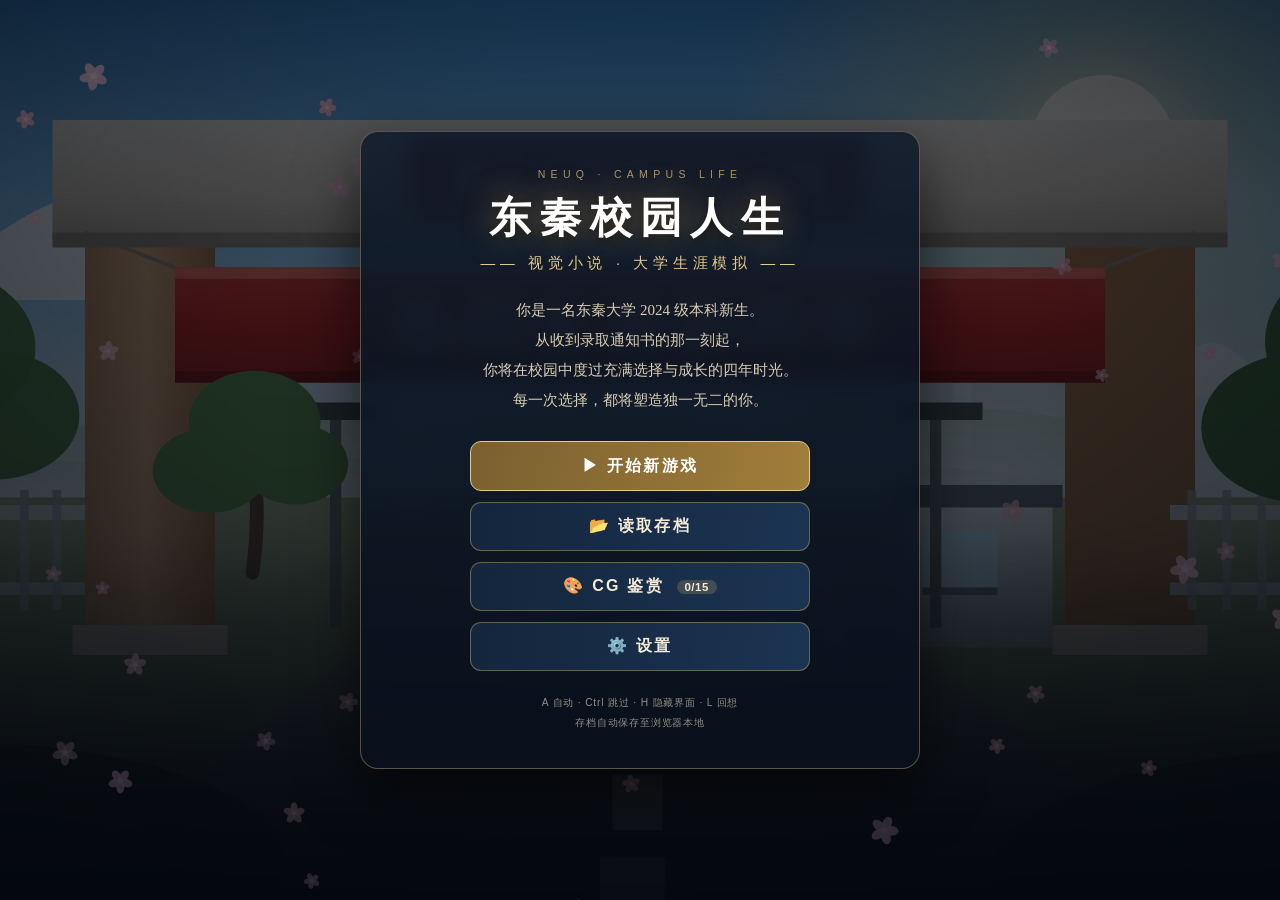
<file: index.html>
<!DOCTYPE html>
<html lang="zh-CN">
<head>
<meta charset="UTF-8">
<meta name="viewport" content="width=device-width, initial-scale=1.0, viewport-fit=cover">
<meta name="description" content="东秦校园人生 · 视觉小说 —— 大学生涯模拟">
<title>东秦校园人生 · Galgame</title>
<link rel="stylesheet" href="css/base.css">
<link rel="stylesheet" href="css/panels.css">
<link rel="stylesheet" href="css/vn.css">
</head>
<body>

<!-- ============================================================
     VN 舞台：背景 → 立绘 → CG → 特效 → 暗角 → 对话框 / 选项 / HUD
     ============================================================ -->
<div id="game-container">
<div id="vn-stage">

  <!-- 背景层（双缓冲，用于淡入淡出切换） -->
  <div id="vn-bg-layer">
    <div class="vn-bg" id="vn-bg-a"></div>
    <div class="vn-bg" id="vn-bg-b"></div>
  </div>

  <!-- 立绘层 -->
  <div id="vn-sprite-layer"></div>

  <!-- CG 插图层 -->
  <div id="vn-cg-layer"></div>

  <!-- 粒子 / 闪光 / 转场特效层 -->
  <div id="vn-fx-layer"></div>

  <!-- 暗角与聚光灯 -->
  <div id="vn-vignette"></div>

  <!-- 日期 / 章节标题卡 -->
  <div id="vn-title-card"></div>

  <!-- 标题画面与开局属性分配（复用同一容器） -->
  <div id="vn-title-screen" class="vn-ui" style="display:none"></div>

  <!-- 对话框 -->
  <div id="vn-dialogue">
    <div id="vn-nameplate"><span id="vn-name"></span></div>
    <div id="vn-text"></div>
    <div id="vn-next">▼</div>
  </div>

  <!-- 选项区 -->
  <div id="vn-choices"></div>

  <!-- 工具栏与属性面板由 vn/hud.js 动态挂载 -->

  <!-- 弹窗 / 回想 / 设置 / 画廊 / 存档 / 地图 -->
  <div id="vn-overlay-layer"></div>

  <!-- 兼容层：保留原引擎依赖的容器 id，避免残留调用报错（永不显示） -->
  <div id="vn-legacy" aria-hidden="true">
    <div id="main-area"></div>
    <div id="story-text"></div>
    <div id="choices-area"></div>
    <div id="bottom-bar"></div>
  </div>

  <!-- 校园新闻走马灯 -->
  <div id="news-ticker" class="vn-ui" style="display:none"><span id="news-text"></span></div>

</div>
</div>

<!-- ============================================================
     脚本加载顺序说明
     1. 数据与逻辑模块（由原 script.js 按原顺序拆分而来，保证
        顶层执行顺序与拆分前完全一致）
     2. VN 表现层（音频 / 立绘 / CG / 背景 / 特效 / 引擎 / HUD）
     3. adapter.js —— 必须最后加载，它用 VN 版本覆盖旧的渲染函数
     ============================================================ -->
<script src="news_data.js"></script>

<!-- 一、数据与游戏逻辑 -->
<script src="js/00-core.js"></script>
<script src="js/01-state.js"></script>
<script src="js/02-panels.js"></script>
<script src="js/03-story.js"></script>
<script src="js/04-story-days.js"></script>
<script src="js/05-story-oct.js"></script>
<script src="js/06-day-engine.js"></script>
<script src="js/07-activities.js"></script>
<script src="js/08-finance.js"></script>
<script src="js/09-classmates-ui.js"></script>
<script src="js/10-save-menus.js"></script>
<script src="js/11-phone.js"></script>

<!-- 二、视觉小说表现层 -->
<script src="js/vn/audio.js"></script>
<script src="js/vn/bgm_extra.js"></script>
<script src="js/vn/sprites.js"></script>
<script src="js/vn/cg.js"></script>
<script src="js/vn/backgrounds.js"></script>
<script src="js/vn/bg_extra_a.js"></script>
<script src="js/vn/bg_extra_b.js"></script>
<script src="js/vn/fx.js"></script>
<script src="js/vn/engine.js"></script>
<script src="js/vn/cats.js"></script>
<script src="js/vn/hud.js"></script>

<!-- 三、剧本适配层（必须最后） -->
<script src="js/vn/adapter.js"></script>

<script>
/* ---------- 启动 ---------- */
(function(){
  function boot(){
    try{
      VN.init();
      VNHUD.mount();
      // 保留原初始化逻辑（读档 / 标题）
      init();
    }catch(e){
      if(window.console)console.error('[BOOT]',e);
      var el=document.getElementById('vn-text');
      if(el)el.textContent='初始化失败：'+(e&&e.message);
    }
  }
  if(document.readyState==='loading')document.addEventListener('DOMContentLoaded',boot);
  else boot();
})();
</script>
</body>
</html>
</file>
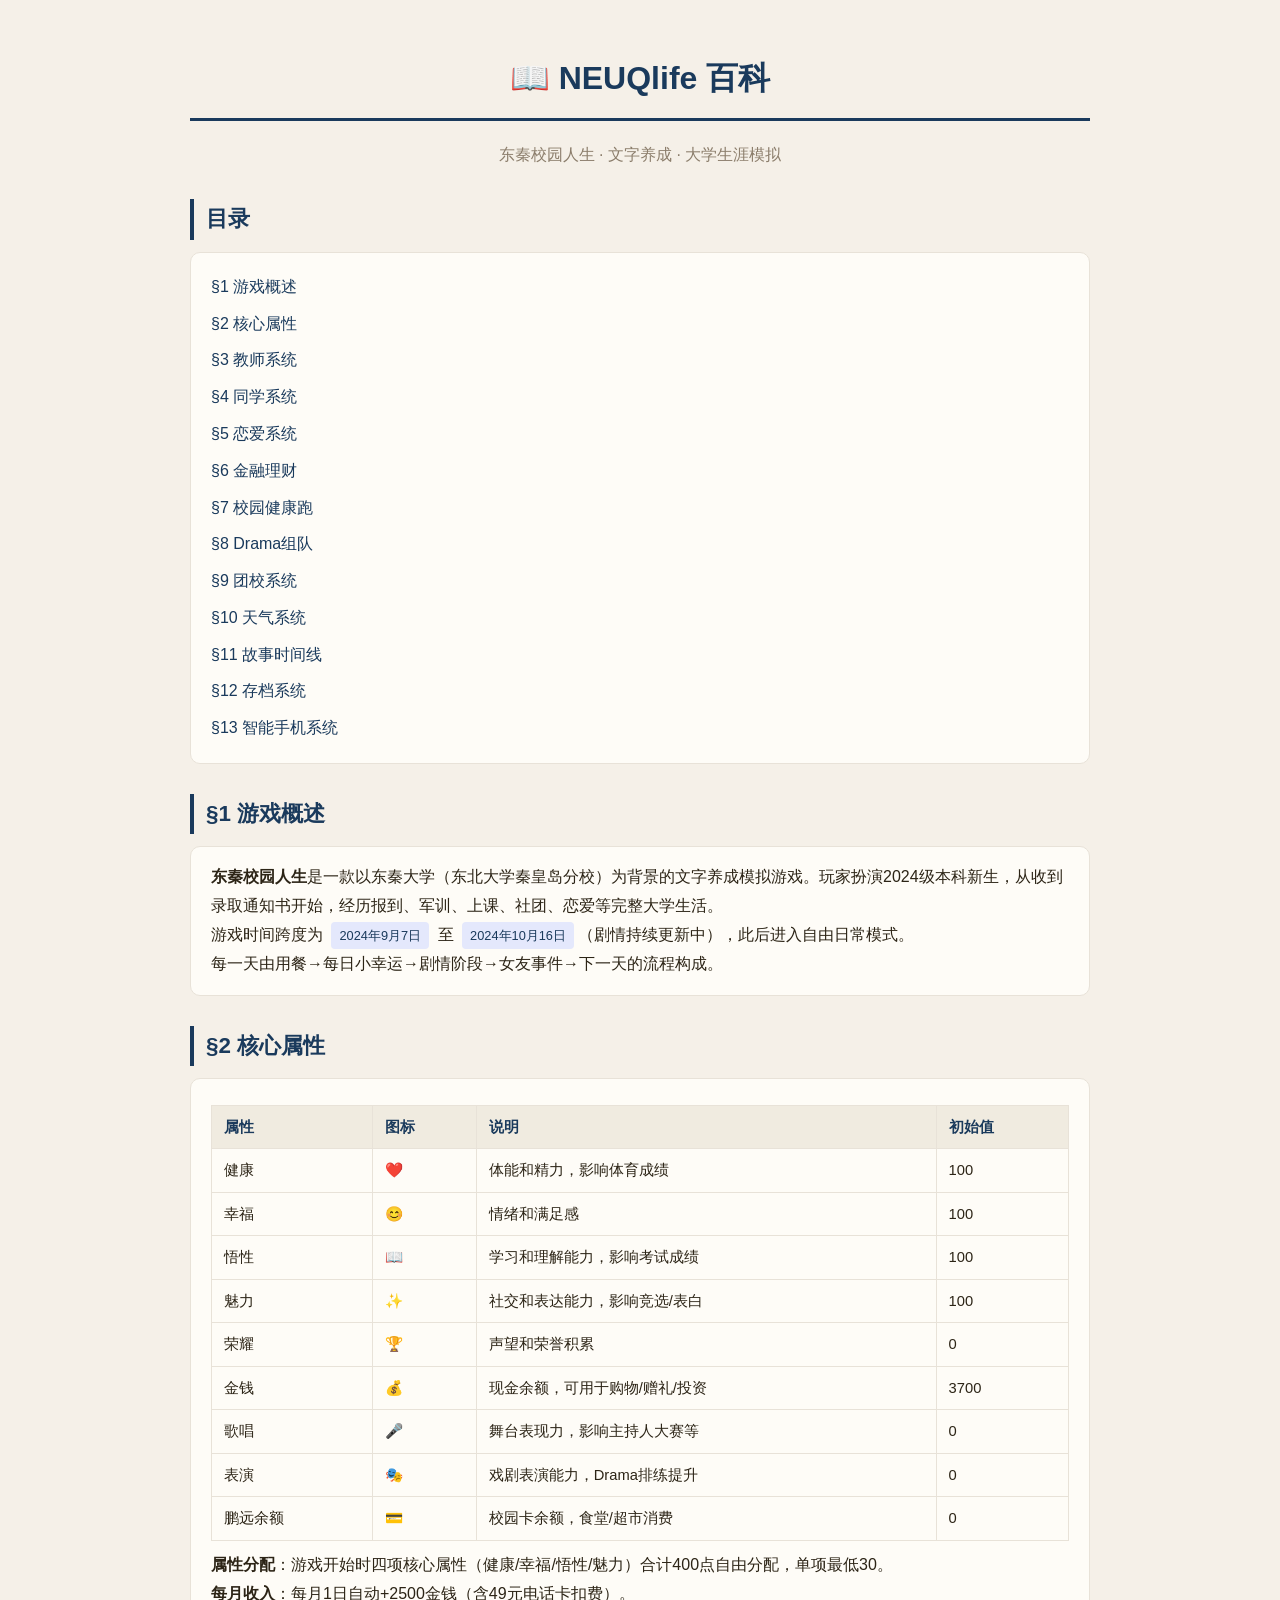
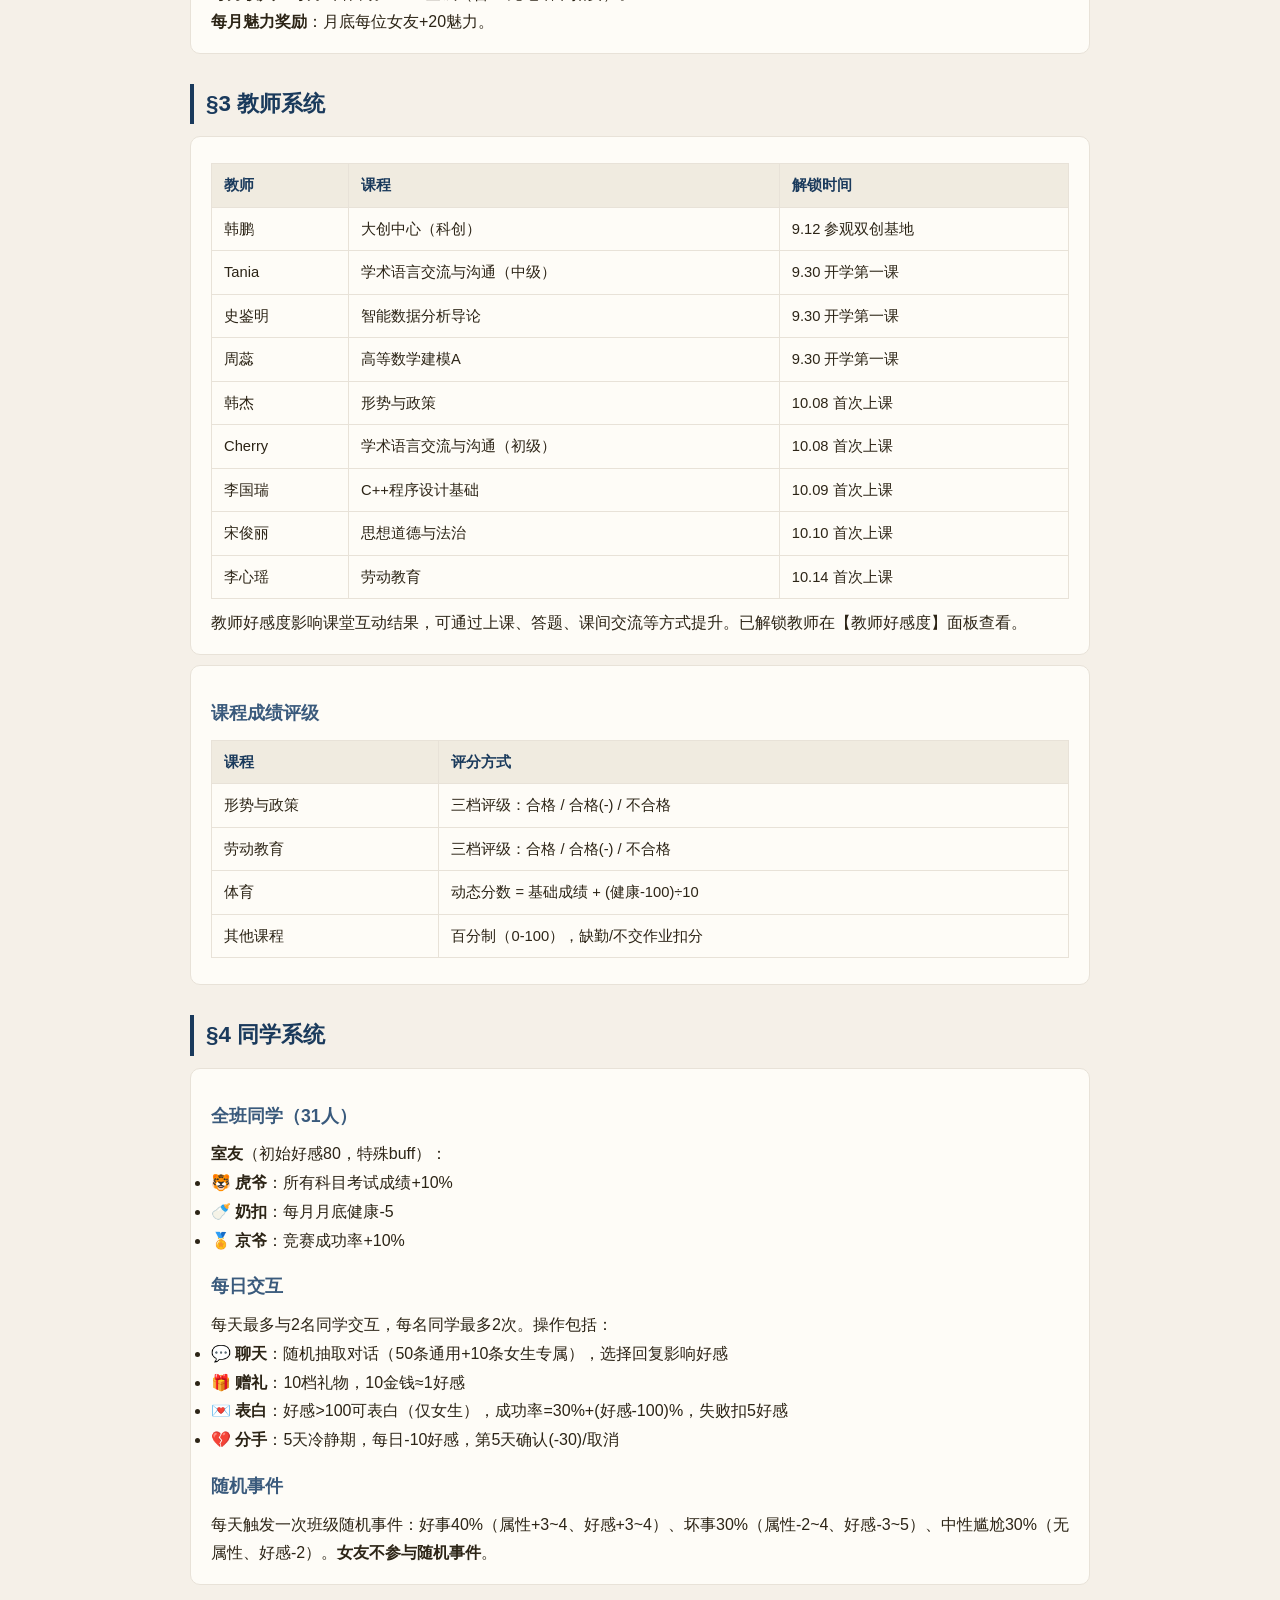
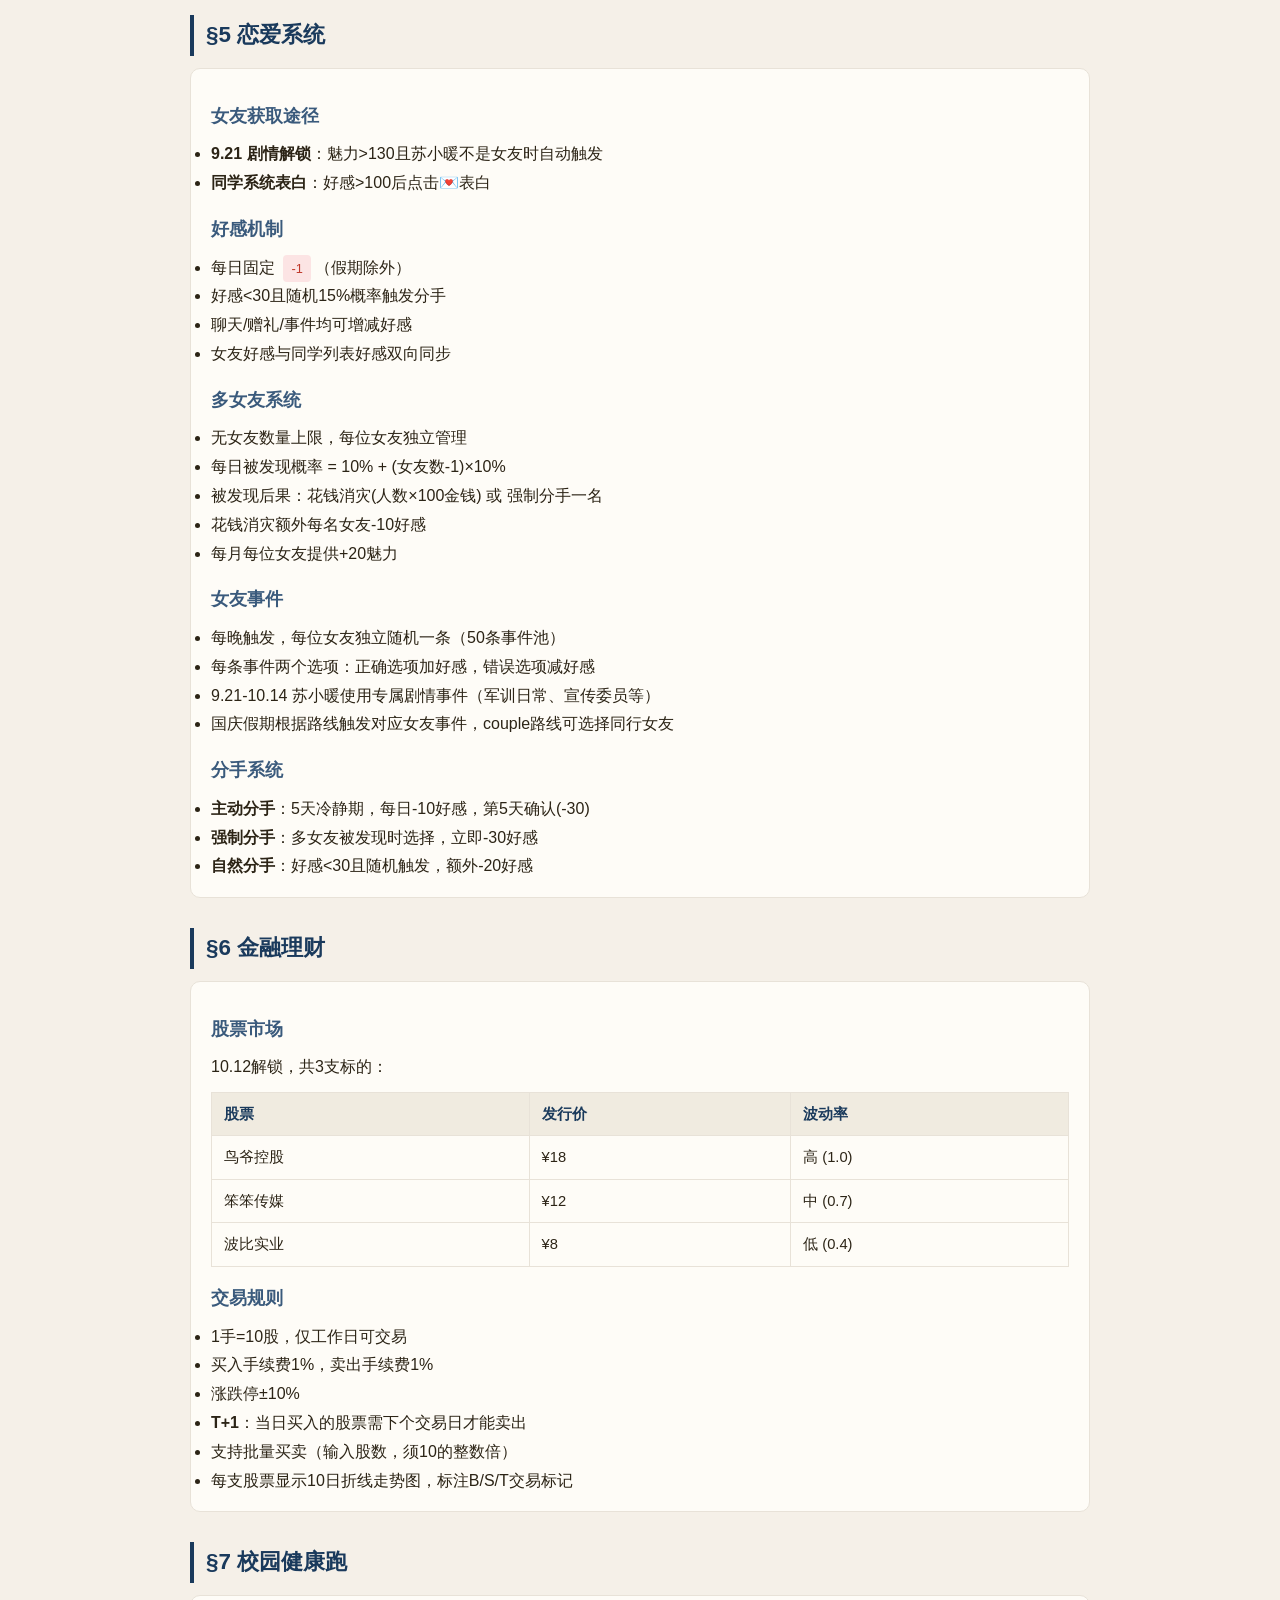
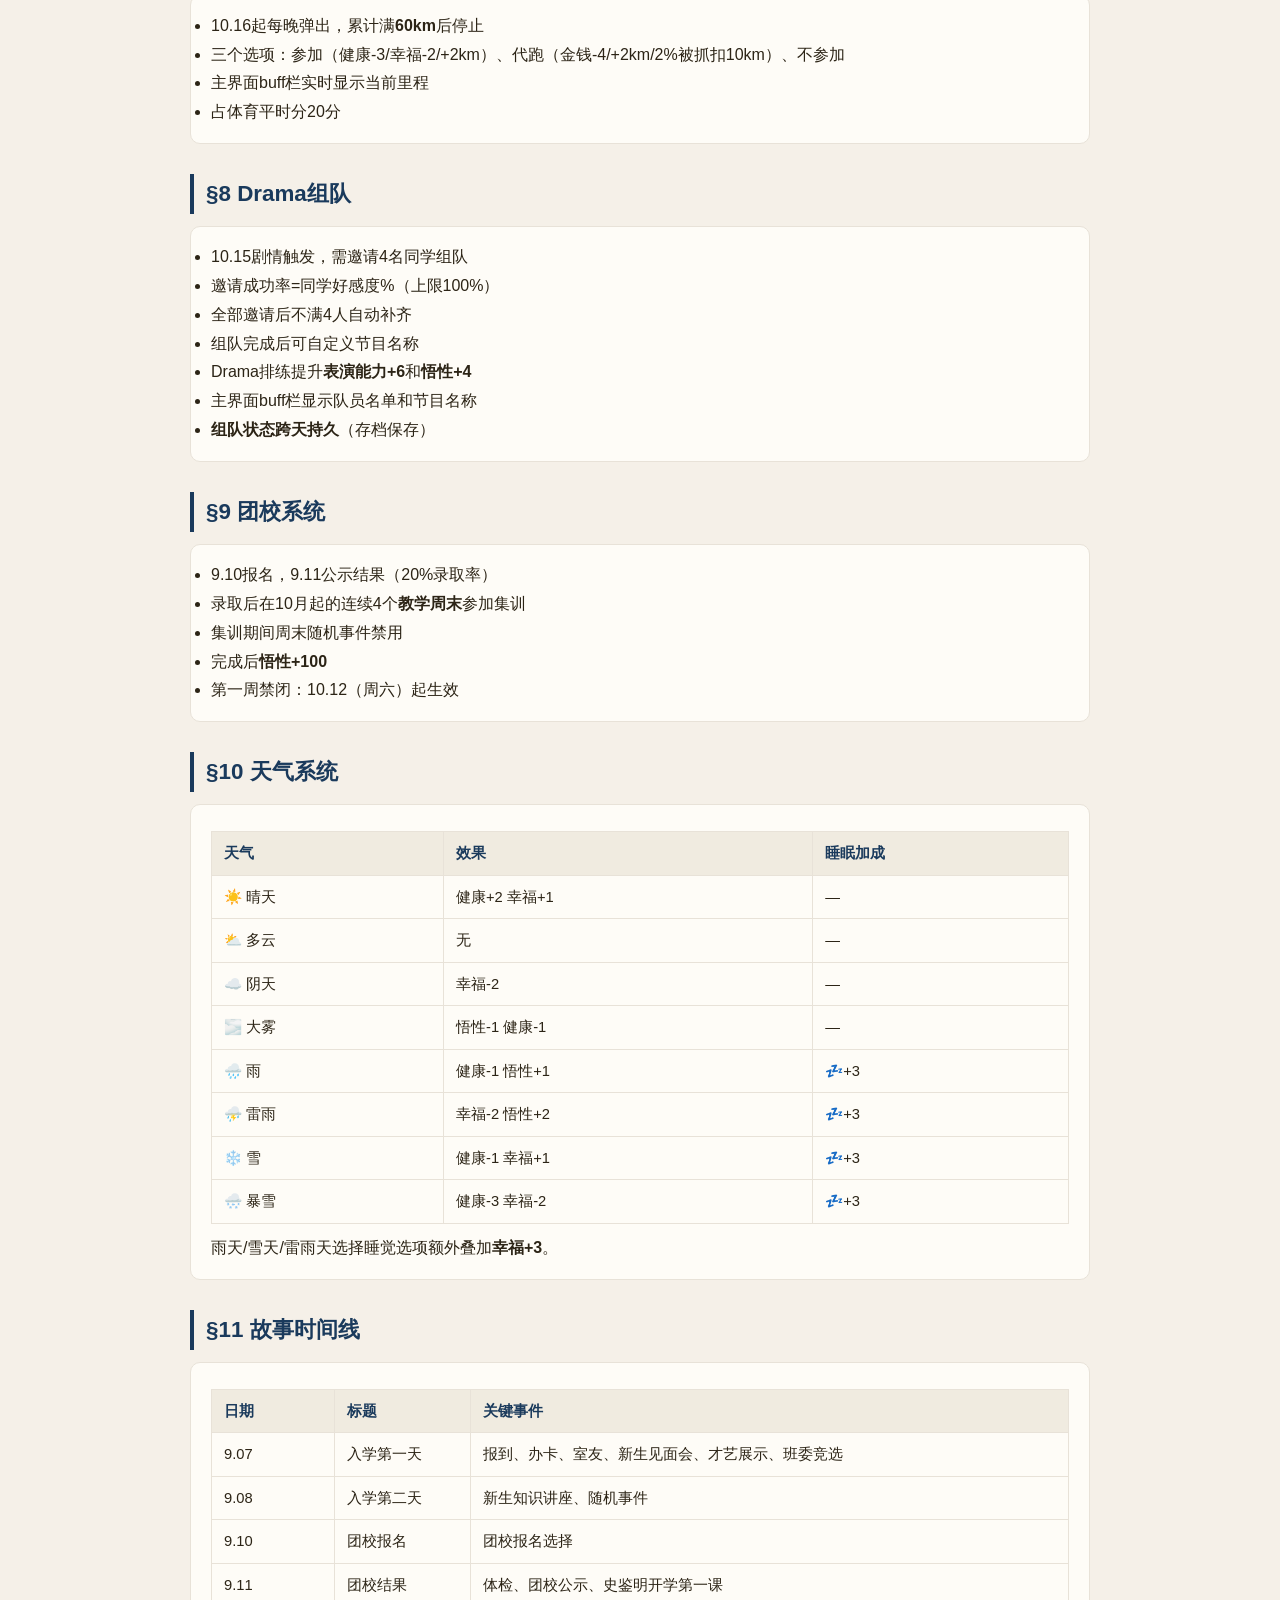
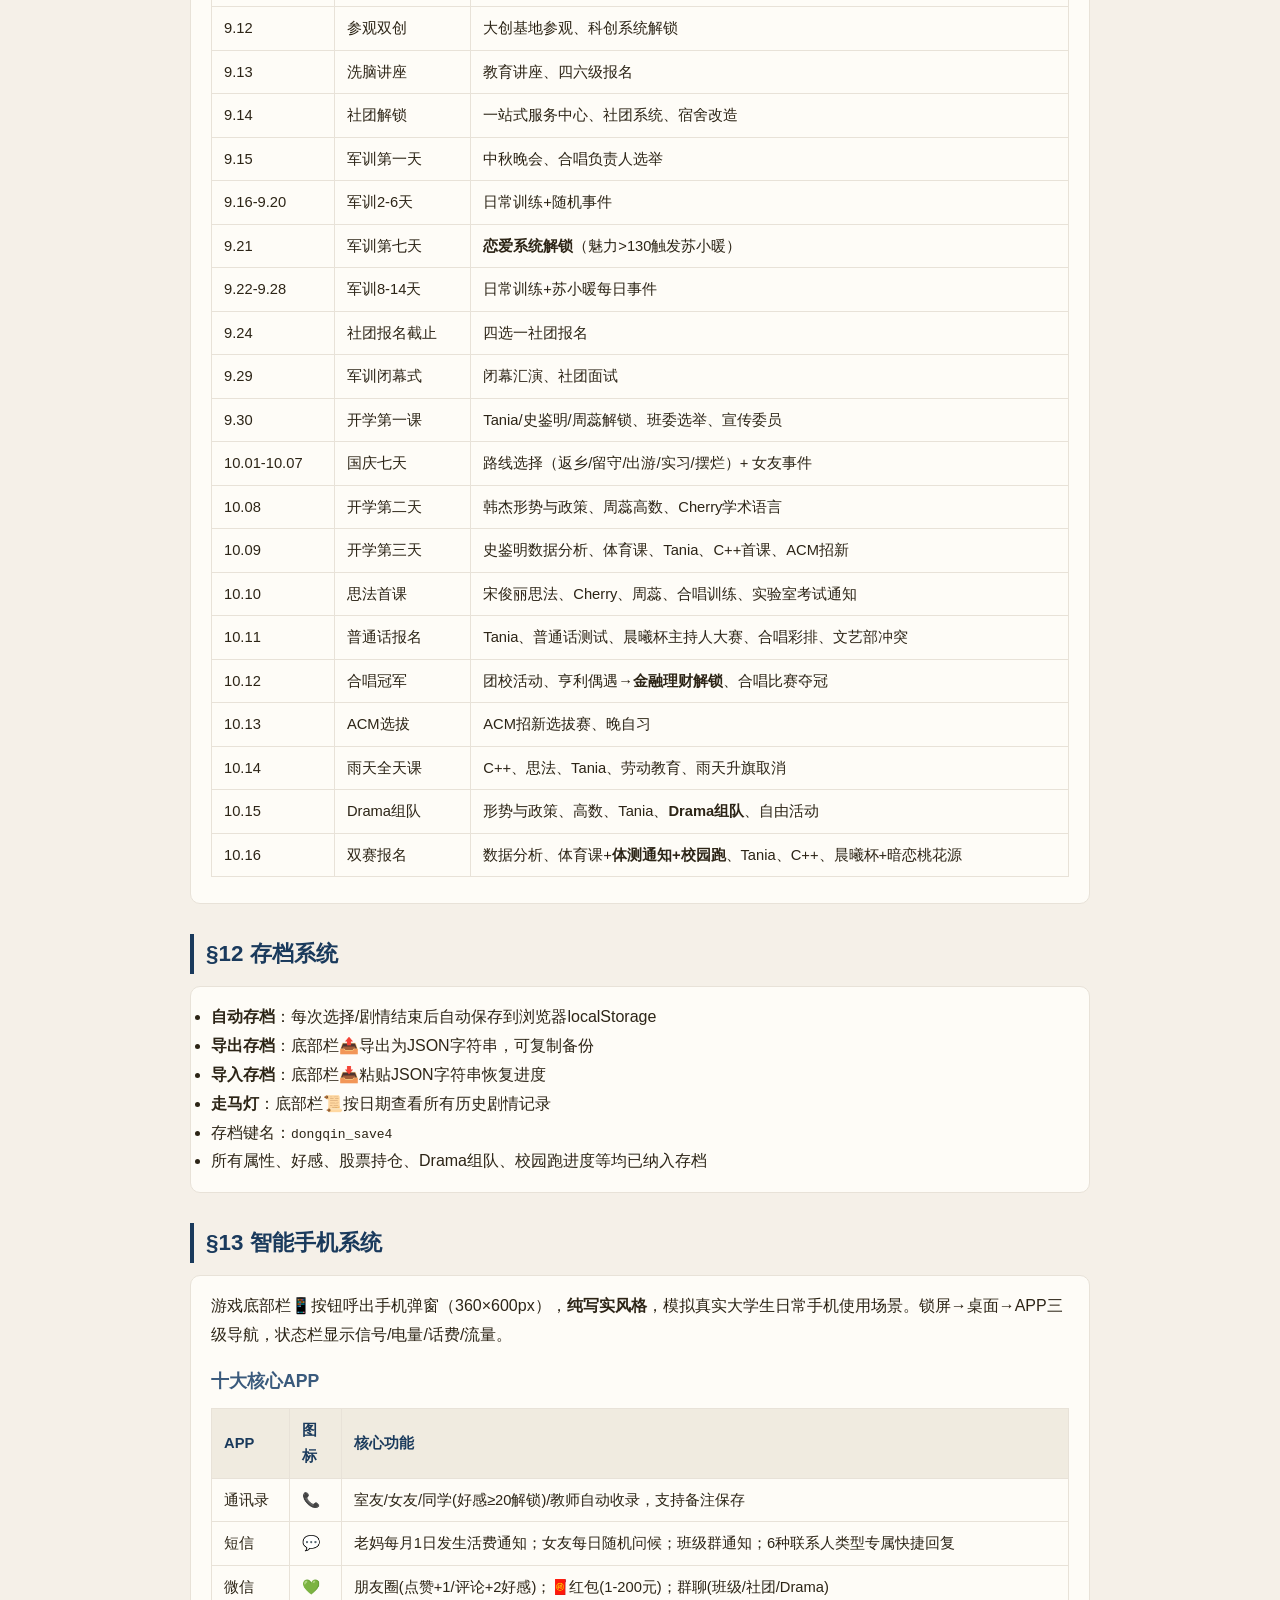
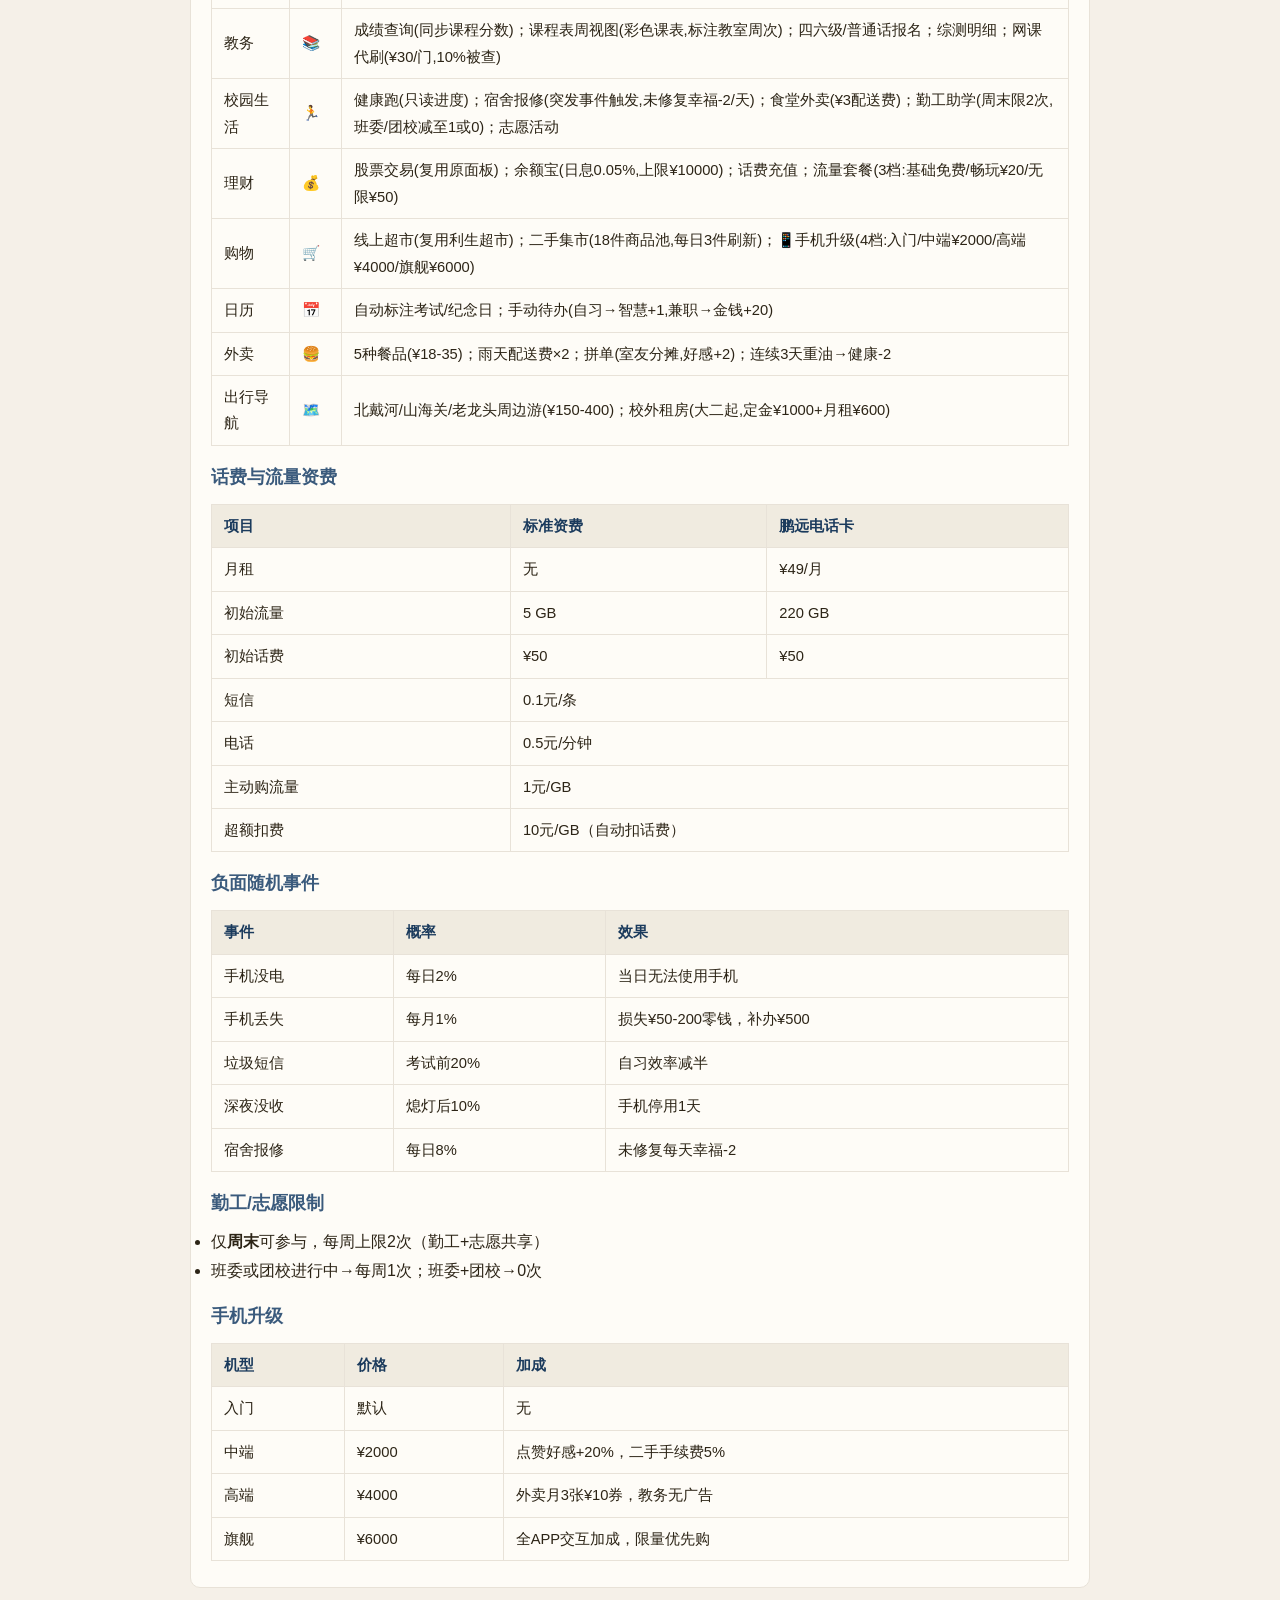
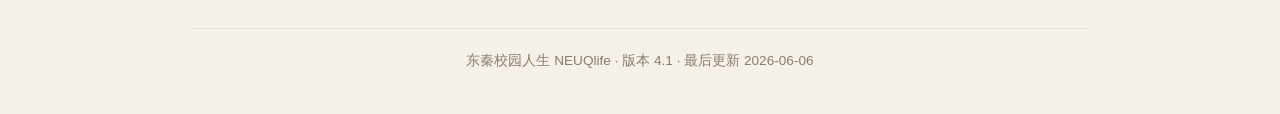
<file: NEUQlife百科.html>
<!DOCTYPE html>
<html lang="zh-CN">
<head>
<meta charset="UTF-8">
<meta name="viewport" content="width=device-width, initial-scale=1.0">
<title>NEUQlife 百科 — 东秦校园人生</title>
<style>
*{margin:0;padding:0;box-sizing:border-box}
body{font-family:'Segoe UI','Microsoft YaHei',sans-serif;background:#f5f0e8;color:#2c2416;line-height:1.8;padding:20px}
.wrapper{max-width:900px;margin:0 auto}
h1{text-align:center;color:#1a3a5c;font-size:2em;padding:30px 0 10px;border-bottom:3px solid #1a3a5c;margin-bottom:20px}
h2{color:#1a3a5c;font-size:1.4em;margin:30px 0 12px;padding-left:12px;border-left:4px solid #1a3a5c}
h3{color:#3a5a7c;font-size:1.1em;margin:16px 0 8px}
.card{background:#fefcf7;border:1px solid #e8e2d8;border-radius:10px;padding:16px 20px;margin:10px 0}
.tag{display:inline-block;padding:2px 8px;border-radius:4px;font-size:.8em;margin:0 4px}
.tag-red{background:#fce4e4;color:#c0392b}
.tag-green{background:#e4fce4;color:#1e7e34}
.tag-blue{background:#e4e8fc;color:#1a3a5c}
.tag-orange{background:#fcf0e4;color:#e67e22}
table{width:100%;border-collapse:collapse;margin:10px 0}
td,th{padding:8px 12px;border:1px solid #e8e2d8;text-align:left;font-size:.92em}
th{background:#f0ebe0;color:#1a3a5c;font-weight:600}
.toc a{display:block;padding:4px 0;color:#1a3a5c;text-decoration:none}
.toc a:hover{text-decoration:underline}
.footer{text-align:center;color:#8b7d6b;font-size:.85em;margin-top:40px;padding:20px 0;border-top:1px solid #e8e2d8}
.pos{color:#c0392b}.neg{color:#1e7e34}
</style>
</head>
<body>
<div class="wrapper">

<h1>📖 NEUQlife 百科</h1>
<p style="text-align:center;color:#8b7d6b">东秦校园人生 · 文字养成 · 大学生涯模拟</p>

<h2>目录</h2>
<div class="card toc">
<a href="#s1">§1 游戏概述</a>
<a href="#s2">§2 核心属性</a>
<a href="#s3">§3 教师系统</a>
<a href="#s4">§4 同学系统</a>
<a href="#s5">§5 恋爱系统</a>
<a href="#s6">§6 金融理财</a>
<a href="#s7">§7 校园健康跑</a>
<a href="#s8">§8 Drama组队</a>
<a href="#s9">§9 团校系统</a>
<a href="#s10">§10 天气系统</a>
<a href="#s11">§11 故事时间线</a>
<a href="#s12">§12 存档系统</a>
<a href="#s13">§13 智能手机系统</a>
</div>

<h2 id="s1">§1 游戏概述</h2>
<div class="card">
<p><strong>东秦校园人生</strong>是一款以东秦大学（东北大学秦皇岛分校）为背景的文字养成模拟游戏。玩家扮演2024级本科新生，从收到录取通知书开始，经历报到、军训、上课、社团、恋爱等完整大学生活。</p>
<p>游戏时间跨度为 <span class="tag tag-blue">2024年9月7日</span> 至 <span class="tag tag-blue">2024年10月16日</span>（剧情持续更新中），此后进入自由日常模式。</p>
<p>每一天由用餐→每日小幸运→剧情阶段→女友事件→下一天的流程构成。</p>
</div>

<h2 id="s2">§2 核心属性</h2>
<div class="card">
<table>
<tr><th>属性</th><th>图标</th><th>说明</th><th>初始值</th></tr>
<tr><td>健康</td><td>❤️</td><td>体能和精力，影响体育成绩</td><td>100</td></tr>
<tr><td>幸福</td><td>😊</td><td>情绪和满足感</td><td>100</td></tr>
<tr><td>悟性</td><td>📖</td><td>学习和理解能力，影响考试成绩</td><td>100</td></tr>
<tr><td>魅力</td><td>✨</td><td>社交和表达能力，影响竞选/表白</td><td>100</td></tr>
<tr><td>荣耀</td><td>🏆</td><td>声望和荣誉积累</td><td>0</td></tr>
<tr><td>金钱</td><td>💰</td><td>现金余额，可用于购物/赠礼/投资</td><td>3700</td></tr>
<tr><td>歌唱</td><td>🎤</td><td>舞台表现力，影响主持人大赛等</td><td>0</td></tr>
<tr><td>表演</td><td>🎭</td><td>戏剧表演能力，Drama排练提升</td><td>0</td></tr>
<tr><td>鹏远余额</td><td>💳</td><td>校园卡余额，食堂/超市消费</td><td>0</td></tr>
</table>
<p style="margin-top:10px"><strong>属性分配</strong>：游戏开始时四项核心属性（健康/幸福/悟性/魅力）合计400点自由分配，单项最低30。</p>
<p><strong>每月收入</strong>：每月1日自动+2500金钱（含49元电话卡扣费）。</p>
<p><strong>每月魅力奖励</strong>：月底每位女友+20魅力。</p>
</div>

<h2 id="s3">§3 教师系统</h2>
<div class="card">
<table>
<tr><th>教师</th><th>课程</th><th>解锁时间</th></tr>
<tr><td>韩鹏</td><td>大创中心（科创）</td><td>9.12 参观双创基地</td></tr>
<tr><td>Tania</td><td>学术语言交流与沟通（中级）</td><td>9.30 开学第一课</td></tr>
<tr><td>史鉴明</td><td>智能数据分析导论</td><td>9.30 开学第一课</td></tr>
<tr><td>周蕊</td><td>高等数学建模A</td><td>9.30 开学第一课</td></tr>
<tr><td>韩杰</td><td>形势与政策</td><td>10.08 首次上课</td></tr>
<tr><td>Cherry</td><td>学术语言交流与沟通（初级）</td><td>10.08 首次上课</td></tr>
<tr><td>李国瑞</td><td>C++程序设计基础</td><td>10.09 首次上课</td></tr>
<tr><td>宋俊丽</td><td>思想道德与法治</td><td>10.10 首次上课</td></tr>
<tr><td>李心瑶</td><td>劳动教育</td><td>10.14 首次上课</td></tr>
</table>
<p style="margin-top:10px">教师好感度影响课堂互动结果，可通过上课、答题、课间交流等方式提升。已解锁教师在【教师好感度】面板查看。</p>
</div>

<div class="card">
<h3>课程成绩评级</h3>
<table>
<tr><th>课程</th><th>评分方式</th></tr>
<tr><td>形势与政策</td><td>三档评级：合格 / 合格(-) / 不合格</td></tr>
<tr><td>劳动教育</td><td>三档评级：合格 / 合格(-) / 不合格</td></tr>
<tr><td>体育</td><td>动态分数 = 基础成绩 + (健康-100)÷10</td></tr>
<tr><td>其他课程</td><td>百分制（0-100），缺勤/不交作业扣分</td></tr>
</table>
</div>

<h2 id="s4">§4 同学系统</h2>
<div class="card">
<h3>全班同学（31人）</h3>
<p><strong>室友</strong>（初始好感80，特殊buff）：</p>
<ul>
<li>🐯 <strong>虎爷</strong>：所有科目考试成绩+10%</li>
<li>🍼 <strong>奶扣</strong>：每月月底健康-5</li>
<li>🏅 <strong>京爷</strong>：竞赛成功率+10%</li>
</ul>

<h3>每日交互</h3>
<p>每天最多与2名同学交互，每名同学最多2次。操作包括：</p>
<ul>
<li><strong>💬 聊天</strong>：随机抽取对话（50条通用+10条女生专属），选择回复影响好感</li>
<li><strong>🎁 赠礼</strong>：10档礼物，10金钱≈1好感</li>
<li><strong>💌 表白</strong>：好感>100可表白（仅女生），成功率=30%+(好感-100)%，失败扣5好感</li>
<li><strong>💔 分手</strong>：5天冷静期，每日-10好感，第5天确认(-30)/取消</li>
</ul>

<h3>随机事件</h3>
<p>每天触发一次班级随机事件：好事40%（属性+3~4、好感+3~4）、坏事30%（属性-2~4、好感-3~5）、中性尴尬30%（无属性、好感-2）。<strong>女友不参与随机事件</strong>。</p>
</div>

<h2 id="s5">§5 恋爱系统</h2>
<div class="card">
<h3>女友获取途径</h3>
<ul>
<li><strong>9.21 剧情解锁</strong>：魅力>130且苏小暖不是女友时自动触发</li>
<li><strong>同学系统表白</strong>：好感>100后点击💌表白</li>
</ul>

<h3>好感机制</h3>
<ul>
<li>每日固定 <span class="tag tag-red">-1</span>（假期除外）</li>
<li>好感<30且随机15%概率触发分手</li>
<li>聊天/赠礼/事件均可增减好感</li>
<li>女友好感与同学列表好感双向同步</li>
</ul>

<h3>多女友系统</h3>
<ul>
<li>无女友数量上限，每位女友独立管理</li>
<li>每日被发现概率 = 10% + (女友数-1)×10%</li>
<li>被发现后果：花钱消灾(人数×100金钱) 或 强制分手一名</li>
<li>花钱消灾额外每名女友-10好感</li>
<li>每月每位女友提供+20魅力</li>
</ul>

<h3>女友事件</h3>
<ul>
<li>每晚触发，每位女友独立随机一条（50条事件池）</li>
<li>每条事件两个选项：正确选项加好感，错误选项减好感</li>
<li>9.21-10.14 苏小暖使用专属剧情事件（军训日常、宣传委员等）</li>
<li>国庆假期根据路线触发对应女友事件，couple路线可选择同行女友</li>
</ul>

<h3>分手系统</h3>
<ul>
<li><strong>主动分手</strong>：5天冷静期，每日-10好感，第5天确认(-30)</li>
<li><strong>强制分手</strong>：多女友被发现时选择，立即-30好感</li>
<li><strong>自然分手</strong>：好感<30且随机触发，额外-20好感</li>
</ul>
</div>

<h2 id="s6">§6 金融理财</h2>
<div class="card">
<h3>股票市场</h3>
<p>10.12解锁，共3支标的：</p>
<table>
<tr><th>股票</th><th>发行价</th><th>波动率</th></tr>
<tr><td>鸟爷控股</td><td>¥18</td><td>高 (1.0)</td></tr>
<tr><td>笨笨传媒</td><td>¥12</td><td>中 (0.7)</td></tr>
<tr><td>波比实业</td><td>¥8</td><td>低 (0.4)</td></tr>
</table>

<h3>交易规则</h3>
<ul>
<li>1手=10股，仅工作日可交易</li>
<li>买入手续费1%，卖出手续费1%</li>
<li>涨跌停±10%</li>
<li><strong>T+1</strong>：当日买入的股票需下个交易日才能卖出</li>
<li>支持批量买卖（输入股数，须10的整数倍）</li>
<li>每支股票显示10日折线走势图，标注B/S/T交易标记</li>
</ul>
</div>

<h2 id="s7">§7 校园健康跑</h2>
<div class="card">
<ul>
<li>10.16起每晚弹出，累计满<strong>60km</strong>后停止</li>
<li>三个选项：参加（健康-3/幸福-2/+2km）、代跑（金钱-4/+2km/2%被抓扣10km）、不参加</li>
<li>主界面buff栏实时显示当前里程</li>
<li>占体育平时分20分</li>
</ul>
</div>

<h2 id="s8">§8 Drama组队</h2>
<div class="card">
<ul>
<li>10.15剧情触发，需邀请4名同学组队</li>
<li>邀请成功率=同学好感度%（上限100%）</li>
<li>全部邀请后不满4人自动补齐</li>
<li>组队完成后可自定义节目名称</li>
<li>Drama排练提升<strong>表演能力+6</strong>和<strong>悟性+4</strong></li>
<li>主界面buff栏显示队员名单和节目名称</li>
<li><strong>组队状态跨天持久</strong>（存档保存）</li>
</ul>
</div>

<h2 id="s9">§9 团校系统</h2>
<div class="card">
<ul>
<li>9.10报名，9.11公示结果（20%录取率）</li>
<li>录取后在10月起的连续4个<strong>教学周末</strong>参加集训</li>
<li>集训期间周末随机事件禁用</li>
<li>完成后<strong>悟性+100</strong></li>
<li>第一周禁闭：10.12（周六）起生效</li>
</ul>
</div>

<h2 id="s10">§10 天气系统</h2>
<div class="card">
<table>
<tr><th>天气</th><th>效果</th><th>睡眠加成</th></tr>
<tr><td>☀️ 晴天</td><td>健康+2 幸福+1</td><td>—</td></tr>
<tr><td>⛅ 多云</td><td>无</td><td>—</td></tr>
<tr><td>☁️ 阴天</td><td>幸福-2</td><td>—</td></tr>
<tr><td>🌫️ 大雾</td><td>悟性-1 健康-1</td><td>—</td></tr>
<tr><td>🌧️ 雨</td><td>健康-1 悟性+1</td><td>💤+3</td></tr>
<tr><td>⛈️ 雷雨</td><td>幸福-2 悟性+2</td><td>💤+3</td></tr>
<tr><td>❄️ 雪</td><td>健康-1 幸福+1</td><td>💤+3</td></tr>
<tr><td>🌨️ 暴雪</td><td>健康-3 幸福-2</td><td>💤+3</td></tr>
</table>
<p style="margin-top:10px">雨天/雪天/雷雨天选择睡觉选项额外叠加<strong>幸福+3</strong>。</p>
</div>

<h2 id="s11">§11 故事时间线</h2>
<div class="card">
<table>
<tr><th>日期</th><th>标题</th><th>关键事件</th></tr>
<tr><td>9.07</td><td>入学第一天</td><td>报到、办卡、室友、新生见面会、才艺展示、班委竞选</td></tr>
<tr><td>9.08</td><td>入学第二天</td><td>新生知识讲座、随机事件</td></tr>
<tr><td>9.10</td><td>团校报名</td><td>团校报名选择</td></tr>
<tr><td>9.11</td><td>团校结果</td><td>体检、团校公示、史鉴明开学第一课</td></tr>
<tr><td>9.12</td><td>参观双创</td><td>大创基地参观、科创系统解锁</td></tr>
<tr><td>9.13</td><td>洗脑讲座</td><td>教育讲座、四六级报名</td></tr>
<tr><td>9.14</td><td>社团解锁</td><td>一站式服务中心、社团系统、宿舍改造</td></tr>
<tr><td>9.15</td><td>军训第一天</td><td>中秋晚会、合唱负责人选举</td></tr>
<tr><td>9.16-9.20</td><td>军训2-6天</td><td>日常训练+随机事件</td></tr>
<tr><td>9.21</td><td>军训第七天</td><td><strong>恋爱系统解锁</strong>（魅力>130触发苏小暖）</td></tr>
<tr><td>9.22-9.28</td><td>军训8-14天</td><td>日常训练+苏小暖每日事件</td></tr>
<tr><td>9.24</td><td>社团报名截止</td><td>四选一社团报名</td></tr>
<tr><td>9.29</td><td>军训闭幕式</td><td>闭幕汇演、社团面试</td></tr>
<tr><td>9.30</td><td>开学第一课</td><td>Tania/史鉴明/周蕊解锁、班委选举、宣传委员</td></tr>
<tr><td>10.01-10.07</td><td>国庆七天</td><td>路线选择（返乡/留守/出游/实习/摆烂）+ 女友事件</td></tr>
<tr><td>10.08</td><td>开学第二天</td><td>韩杰形势与政策、周蕊高数、Cherry学术语言</td></tr>
<tr><td>10.09</td><td>开学第三天</td><td>史鉴明数据分析、体育课、Tania、C++首课、ACM招新</td></tr>
<tr><td>10.10</td><td>思法首课</td><td>宋俊丽思法、Cherry、周蕊、合唱训练、实验室考试通知</td></tr>
<tr><td>10.11</td><td>普通话报名</td><td>Tania、普通话测试、晨曦杯主持人大赛、合唱彩排、文艺部冲突</td></tr>
<tr><td>10.12</td><td>合唱冠军</td><td>团校活动、亨利偶遇→<strong>金融理财解锁</strong>、合唱比赛夺冠</td></tr>
<tr><td>10.13</td><td>ACM选拔</td><td>ACM招新选拔赛、晚自习</td></tr>
<tr><td>10.14</td><td>雨天全天课</td><td>C++、思法、Tania、劳动教育、雨天升旗取消</td></tr>
<tr><td>10.15</td><td>Drama组队</td><td>形势与政策、高数、Tania、<strong>Drama组队</strong>、自由活动</td></tr>
<tr><td>10.16</td><td>双赛报名</td><td>数据分析、体育课+<strong>体测通知+校园跑</strong>、Tania、C++、晨曦杯+暗恋桃花源</td></tr>
</table>
</div>

<h2 id="s12">§12 存档系统</h2>
<div class="card">
<ul>
<li><strong>自动存档</strong>：每次选择/剧情结束后自动保存到浏览器localStorage</li>
<li><strong>导出存档</strong>：底部栏📤导出为JSON字符串，可复制备份</li>
<li><strong>导入存档</strong>：底部栏📥粘贴JSON字符串恢复进度</li>
<li><strong>走马灯</strong>：底部栏📜按日期查看所有历史剧情记录</li>
<li>存档键名：<code>dongqin_save4</code></li>
<li>所有属性、好感、股票持仓、Drama组队、校园跑进度等均已纳入存档</li>
</ul>
</div>

<h2 id="s13">§13 智能手机系统</h2>
<div class="card">
<p>游戏底部栏📱按钮呼出手机弹窗（360×600px），<strong>纯写实风格</strong>，模拟真实大学生日常手机使用场景。锁屏→桌面→APP三级导航，状态栏显示信号/电量/话费/流量。</p>

<h3>十大核心APP</h3>
<table>
<tr><th>APP</th><th>图标</th><th>核心功能</th></tr>
<tr><td>通讯录</td><td>📞</td><td>室友/女友/同学(好感≥20解锁)/教师自动收录，支持备注保存</td></tr>
<tr><td>短信</td><td>💬</td><td>老妈每月1日发生活费通知；女友每日随机问候；班级群通知；6种联系人类型专属快捷回复</td></tr>
<tr><td>微信</td><td>💚</td><td>朋友圈(点赞+1/评论+2好感)；🧧红包(1-200元)；群聊(班级/社团/Drama)</td></tr>
<tr><td>教务</td><td>📚</td><td>成绩查询(同步课程分数)；课程表周视图(彩色课表,标注教室周次)；四六级/普通话报名；综测明细；网课代刷(¥30/门,10%被查)</td></tr>
<tr><td>校园生活</td><td>🏃</td><td>健康跑(只读进度)；宿舍报修(突发事件触发,未修复幸福-2/天)；食堂外卖(¥3配送费)；勤工助学(周末限2次,班委/团校减至1或0)；志愿活动</td></tr>
<tr><td>理财</td><td>💰</td><td>股票交易(复用原面板)；余额宝(日息0.05%,上限¥10000)；话费充值；流量套餐(3档:基础免费/畅玩¥20/无限¥50)</td></tr>
<tr><td>购物</td><td>🛒</td><td>线上超市(复用利生超市)；二手集市(18件商品池,每日3件刷新)；📱手机升级(4档:入门/中端¥2000/高端¥4000/旗舰¥6000)</td></tr>
<tr><td>日历</td><td>📅</td><td>自动标注考试/纪念日；手动待办(自习→智慧+1,兼职→金钱+20)</td></tr>
<tr><td>外卖</td><td>🍔</td><td>5种餐品(¥18-35)；雨天配送费×2；拼单(室友分摊,好感+2)；连续3天重油→健康-2</td></tr>
<tr><td>出行导航</td><td>🗺️</td><td>北戴河/山海关/老龙头周边游(¥150-400)；校外租房(大二起,定金¥1000+月租¥600)</td></tr>
</table>

<h3>话费与流量资费</h3>
<table>
<tr><th>项目</th><th>标准资费</th><th>鹏远电话卡</th></tr>
<tr><td>月租</td><td>无</td><td>¥49/月</td></tr>
<tr><td>初始流量</td><td>5 GB</td><td>220 GB</td></tr>
<tr><td>初始话费</td><td>¥50</td><td>¥50</td></tr>
<tr><td>短信</td><td colspan="2">0.1元/条</td></tr>
<tr><td>电话</td><td colspan="2">0.5元/分钟</td></tr>
<tr><td>主动购流量</td><td colspan="2">1元/GB</td></tr>
<tr><td>超额扣费</td><td colspan="2">10元/GB（自动扣话费）</td></tr>
</table>

<h3>负面随机事件</h3>
<table>
<tr><th>事件</th><th>概率</th><th>效果</th></tr>
<tr><td>手机没电</td><td>每日2%</td><td>当日无法使用手机</td></tr>
<tr><td>手机丢失</td><td>每月1%</td><td>损失¥50-200零钱，补办¥500</td></tr>
<tr><td>垃圾短信</td><td>考试前20%</td><td>自习效率减半</td></tr>
<tr><td>深夜没收</td><td>熄灯后10%</td><td>手机停用1天</td></tr>
<tr><td>宿舍报修</td><td>每日8%</td><td>未修复每天幸福-2</td></tr>
</table>

<h3>勤工/志愿限制</h3>
<ul>
<li>仅<strong>周末</strong>可参与，每周上限2次（勤工+志愿共享）</li>
<li>班委或团校进行中→每周1次；班委+团校→0次</li>
</ul>

<h3>手机升级</h3>
<table>
<tr><th>机型</th><th>价格</th><th>加成</th></tr>
<tr><td>入门</td><td>默认</td><td>无</td></tr>
<tr><td>中端</td><td>¥2000</td><td>点赞好感+20%，二手手续费5%</td></tr>
<tr><td>高端</td><td>¥4000</td><td>外卖月3张¥10券，教务无广告</td></tr>
<tr><td>旗舰</td><td>¥6000</td><td>全APP交互加成，限量优先购</td></tr>
</table>
</div>

<div class="footer">
东秦校园人生 NEUQlife · 版本 4.1 · 最后更新 2026-06-06
</div>

</div>
</body>
</html>
</file>
<file: css/base.css>
/* ============================================================
   东秦校园人生 · 基础样式
   重置 / 页面外壳 / 通用弹窗 / 走马灯新闻
   由原 style.css 拆分而来（对应原 1-3, 54-73, 233-242 行）
   ============================================================ */
*{margin:0;padding:0;box-sizing:border-box}
body{font-family:-apple-system,BlinkMacSystemFont,'Segoe UI','Microsoft YaHei',sans-serif;background:linear-gradient(135deg,#e8e0d5,#d5cfc6 30%,#e0d8cc 60%,#ebe4d8);min-height:100vh;display:flex;justify-content:center;align-items:flex-start;padding:10px;color:#2c2416;}
#game-container{width:100%;max-width:800px;background:#fefcf7;border-radius:16px;box-shadow:0 4px 24px rgba(0,0,0,.12),0 1px 4px rgba(0,0,0,.06);overflow:hidden;margin:10px 0;}
.popup-overlay{position:fixed;top:0;left:0;right:0;bottom:0;background:rgba(0,0,0,.55);display:flex;align-items:center;justify-content:center;z-index:1000;animation:fadeIn .2s ease;}
.popup-box{background:#fefcf7;border-radius:14px;padding:24px 22px 20px;max-width:420px;width:92%;box-shadow:0 8px 32px rgba(0,0,0,.25);animation:slideUp .25s ease;}
.popup-box .popup-title{font-size:1.1em;font-weight:700;color:#1a3a5c;margin-bottom:14px;text-align:center;}
.popup-box .popup-result{font-size:.92em;color:#3d3226;line-height:1.7;margin-bottom:14px;text-align:center;}
.popup-box .popup-changes{display:flex;flex-wrap:wrap;gap:8px;justify-content:center;margin-bottom:4px;}
.popup-box .popup-changes .chg-item{display:inline-flex;align-items:center;gap:4px;padding:6px 12px;border-radius:20px;font-size:.88em;font-weight:600;}
.popup-box .popup-changes .chg-item.pos{background:#e8f5e9;color:#1e7e34;}
.popup-box .popup-changes .chg-item.neg{background:#fdecea;color:#c0392b;}
.popup-box .popup-hidden{background:#fffef5;border-left:4px solid #c9a96e;padding:10px 14px;border-radius:6px;margin:10px 0;font-size:.86em;color:#6b5f50;text-align:center;}
.popup-box .popup-btn{display:block;width:100%;margin-top:16px;padding:12px;font-size:1em;font-family:inherit;font-weight:600;background:#1a3a5c;color:#f0e6d3;border:none;border-radius:8px;cursor:pointer;text-align:center;transition:all .15s ease;}
.popup-box .popup-btn:hover{background:#1e4468;}
@keyframes fadeIn{from{opacity:0}to{opacity:1}}
@keyframes slideUp{from{opacity:0;transform:translateY(30px)}to{opacity:1;transform:translateY(0)}}
.phase-tag{display:inline-block;padding:3px 10px;border-radius:12px;font-size:.76em;font-weight:600;margin-bottom:6px;}
.phase-tag.main{background:#e3f0fa;color:#1a3a5c;}
.phase-tag.random{background:#fff3e0;color:#e67e22;}
.phase-tag.evening{background:#ede7f6;color:#5e35b1;}
.phase-tag.auto{background:#e8f5e9;color:#2e7d32;}
.phase-tag.love{background:#fce4ec;color:#c62828;}
.phase-tag.special{background:#fff9c4;color:#f57f17;}
/* 新闻联播 */
#news-ticker{position:fixed;bottom:0;left:0;right:0;background:#1a1a2e;color:#c9b87e;font-size:.76em;padding:4px 0;z-index:98;overflow:hidden;border-top:1px solid #333}
#news-ticker span{display:inline-block;white-space:nowrap;animation:scrollNews 50s linear infinite}
#news-ticker .news-date{color:#e6a817;margin-right:10px;font-weight:600}
@keyframes scrollNews{0%{transform:translateX(100%)}100%{transform:translateX(-50%)}}

#news-ticker{position:fixed;bottom:0;left:0;right:0;background:#1a1a2e;color:#c9b87e;font-size:.82em;padding:8px 0;z-index:98;overflow:hidden;border-top:1px solid #333}
#news-ticker .news-wrap{display:inline-block;white-space:nowrap;animation:scrollNews 60s linear infinite;padding-left:100%}
#news-ticker .news-date{color:#e6a817;margin-right:16px;font-weight:600}
@keyframes scrollNews{0%{transform:translateX(0)}100%{transform:translateX(-100%)}}
</file>
<file: css/panels.css>
/* ============================================================
   东秦校园人生 · 面板样式
   超市 / 成绩 / 教师好感 / 股票 / 同学 / 走马灯 / 手机
   由原 style.css 拆分而来（对应原 74-211, 244-344 行）
   ============================================================ */
.supermarket-overlay{position:fixed;top:0;left:0;right:0;bottom:0;background:rgba(0,0,0,.55);display:flex;align-items:center;justify-content:center;z-index:1000;animation:fadeIn .2s ease;}
.supermarket-box{background:#fefcf7;border-radius:14px;padding:22px 20px 18px;max-width:460px;width:94%;max-height:85vh;overflow-y:auto;box-shadow:0 8px 32px rgba(0,0,0,.25);animation:slideUp .25s ease;}
.supermarket-box .sm-title{font-size:1.2em;font-weight:700;color:#1a3a5c;margin-bottom:4px;text-align:center;}
.supermarket-box .sm-subtitle{font-size:.8em;color:#8b7d6b;text-align:center;margin-bottom:14px;}
.supermarket-box .sm-item{display:flex;align-items:center;justify-content:space-between;padding:10px 12px;border:1px solid #e8e0d5;border-radius:8px;margin-bottom:8px;gap:8px;}
.supermarket-box .sm-item.mystery{background:#fffef5;border-color:#c9a96e;}
.supermarket-box .sm-item .sm-info{flex:1;min-width:0;}
.supermarket-box .sm-item .sm-name{font-weight:600;font-size:.92em;color:#2c2416;}
.supermarket-box .sm-item .sm-desc{font-size:.76em;color:#8b7d6b;}
.supermarket-box .sm-item .sm-effects{font-size:.74em;color:#1e7e34;}
.supermarket-box .sm-item .sm-cost{font-size:.82em;font-weight:600;color:#c0392b;white-space:nowrap;}
.supermarket-box .sm-item button{padding:6px 14px;font-size:.82em;font-family:inherit;border:1px solid #1a3a5c;border-radius:6px;background:#1a3a5c;color:#f0e6d3;cursor:pointer;white-space:nowrap;transition:all .15s ease;}
.supermarket-box .sm-item button:hover{background:#1e4468;}
.supermarket-box .sm-item button:disabled{opacity:.35;cursor:not-allowed;background:#999;border-color:#999;}
.supermarket-box .sm-payment{margin:10px 0 6px;padding:10px 12px;background:#f8f6f0;border-radius:8px;display:flex;align-items:center;gap:16px;font-size:.85em;}
.supermarket-box .sm-payment label{cursor:pointer;display:flex;align-items:center;gap:4px;}
.supermarket-box .sm-close{display:block;width:100%;margin-top:14px;padding:10px;font-size:.92em;font-family:inherit;background:#8b7d6b;color:#fff;border:none;border-radius:8px;cursor:pointer;text-align:center;}
.supermarket-box .sm-close:hover{background:#6b5f50;}
.supermarket-box .sm-mystery-tag{display:inline-block;padding:1px 8px;border-radius:10px;font-size:.7em;font-weight:600;background:#fff9c4;color:#f57f17;margin-left:6px;vertical-align:middle;}
.grades-overlay,.teacher-favor-overlay{position:fixed;top:0;left:0;right:0;bottom:0;background:rgba(0,0,0,.55);display:flex;align-items:center;justify-content:center;z-index:1000;animation:fadeIn .2s ease;}
.grades-box,.teacher-favor-box{background:#fefcf7;border-radius:14px;padding:22px 20px 18px;max-width:460px;width:94%;max-height:85vh;overflow-y:auto;box-shadow:0 8px 32px rgba(0,0,0,.25);animation:slideUp .25s ease;}
.grades-box .grades-title,.teacher-favor-box .tf-title{font-size:1.2em;font-weight:700;color:#1a3a5c;margin-bottom:4px;text-align:center;}
.grades-box .grades-subtitle,.teacher-favor-box .tf-subtitle{font-size:.8em;color:#8b7d6b;text-align:center;margin-bottom:14px;}
.grades-box .grade-item{display:flex;align-items:center;justify-content:space-between;padding:10px 12px;border:1px solid #e8e0d5;border-radius:8px;margin-bottom:6px;}
.grades-box .grade-item .grade-name{font-weight:600;font-size:.92em;color:#2c2416;}
.grades-box .grade-item .grade-val{font-weight:700;font-size:1.05em;color:#1a3a5c;}
.grades-box .grade-item .grade-val.high{color:#1e7e34;}
.grades-box .grade-item .grade-val.medium{color:#c9a96e;}
.grades-box .grade-item .grade-val.low{color:#c0392b;}
.teacher-favor-box .tf-item{display:flex;align-items:center;justify-content:space-between;padding:10px 12px;border:1px solid #e8e0d5;border-radius:8px;margin-bottom:6px;}
.teacher-favor-box .tf-item .tf-name{font-weight:600;font-size:.92em;color:#2c2416;}
.teacher-favor-box .tf-item .tf-val{font-weight:700;font-size:1.05em;color:#1a3a5c;}
.teacher-favor-box .tf-empty{text-align:center;color:#8b7d6b;font-size:.88em;padding:20px;}
.grades-close,.tf-close{display:block;width:100%;margin-top:14px;padding:10px;font-size:.92em;font-family:inherit;background:#8b7d6b;color:#fff;border:none;border-radius:8px;cursor:pointer;text-align:center;}
.grades-close:hover,.tf-close:hover{background:#6b5f50;}
.save-export-box,.save-import-box{background:#fefcf7;border-radius:14px;padding:22px 20px 18px;max-width:500px;width:94%;max-height:85vh;overflow-y:auto;box-shadow:0 8px 32px rgba(0,0,0,.25);animation:slideUp .25s ease;}
.save-export-box .se-title,.save-import-box .si-title{font-size:1.2em;font-weight:700;color:#1a3a5c;margin-bottom:8px;text-align:center;}
.save-export-box textarea,.save-import-box textarea{width:100%;height:120px;font-size:.75em;font-family:monospace;border:1px solid #d5cfc6;border-radius:8px;padding:10px;resize:vertical;margin-bottom:10px;background:#faf8f3;color:#2c2416;}
.save-export-box .se-btns,.save-import-box .si-btns{display:flex;gap:10px;justify-content:center;}
.save-export-box .se-btns button,.save-import-box .si-btns button,.save-import-box .si-close{padding:10px 20px;font-size:.9em;font-family:inherit;font-weight:600;border:none;border-radius:8px;cursor:pointer;}
.se-btn-copy{background:#1a3a5c;color:#f0e6d3;}.se-btn-copy:hover{background:#1e4468;}
.si-btn-confirm{background:#1e7e34;color:#fff;}.si-btn-confirm:hover{background:#25a344;}
.se-btn-close,.si-btn-close{background:#8b7d6b;color:#fff;}.se-btn-close:hover,.si-btn-close:hover{background:#6b5f50;}
.stocks-overlay{position:fixed;top:0;left:0;right:0;bottom:0;background:rgba(0,0,0,.55);display:flex;align-items:center;justify-content:center;z-index:1000;animation:fadeIn .2s ease;}
.stocks-box{background:#fefcf7;border-radius:14px;padding:22px 20px 18px;max-width:520px;width:94%;max-height:85vh;overflow-y:auto;box-shadow:0 8px 32px rgba(0,0,0,.25);animation:slideUp .25s ease;}
.stocks-box .stocks-title{font-size:1.2em;font-weight:700;color:#1a3a5c;margin-bottom:4px;text-align:center;}
.stocks-box .stocks-subtitle{font-size:.82em;color:#8b7d6b;text-align:center;margin-bottom:12px;padding-bottom:10px;border-bottom:1px solid #e8e0d5;}
.stocks-box .stocks-summary{display:grid;grid-template-columns:repeat(2,1fr);gap:6px;margin-bottom:14px;font-size:.82em;background:#f8f6f0;padding:10px 14px;border-radius:8px;}
.stocks-box .stocks-summary span{white-space:nowrap;}
.stocks-box .stocks-summary .pos{color:#c0392b;}
.stocks-box .stocks-summary .neg{color:#1e7e34;}
.stock-item{display:flex;flex-direction:column;padding:10px 12px;border:1px solid #e8e0d5;border-radius:8px;margin-bottom:8px;gap:6px;}
.stock-row{display:flex;align-items:flex-start;justify-content:space-between;gap:10px;}
.stock-item .stock-info{flex:1;min-width:0;}
.stock-item .stock-name{font-weight:700;font-size:.93em;color:#2c2416;margin-bottom:1px;}
.stock-item .stock-price{font-size:.85em;color:#1a3a5c;font-weight:600;}
.stock-item .stock-change{font-size:.8em;margin-left:6px;}
.stock-item .stock-change.pos{color:#c0392b;}
.stock-item .stock-change.neg{color:#1e7e34;}
.stock-item .stock-hold{font-size:.75em;color:#8b7d6b;margin-top:1px;white-space:nowrap;overflow:hidden;text-overflow:ellipsis;}
.stock-item .stock-hold .pos{color:#c0392b;}
.stock-item .stock-hold .neg{color:#1e7e34;}
.stock-item .stock-actions{display:flex;gap:5px;flex-shrink:0;white-space:nowrap;}
.stock-item .stock-actions button{padding:5px 12px;font-size:.78em;font-family:inherit;border:1px solid #1a3a5c;border-radius:6px;background:#1a3a5c;color:#f0e6d3;cursor:pointer;white-space:nowrap;transition:all .15s ease;}
.stock-item .stock-actions button:hover{background:#1e4468;}
.stock-item .stock-actions button:disabled{opacity:.35;cursor:not-allowed;background:#999;border-color:#999;}
.stock-bulk{display:flex;align-items:center;gap:6px;padding-top:4px;}
.stock-bulk input{font-family:inherit;text-align:center;}
.stock-bulk button{padding:4px 10px;font-size:.76em;font-family:inherit;border:1px solid #8b7d6b;border-radius:4px;background:#fefcf7;color:#2c2416;cursor:pointer;white-space:nowrap;}
.stock-bulk button:hover:not(:disabled){border-color:#1a3a5c;background:#f0ebe0;}
.stock-bulk button:disabled{opacity:.35;cursor:not-allowed;}
.stock-chart{display:block;border-radius:4px;background:#faf9f5;border:1px solid #e8e2d8;}
.stocks-box .stocks-rules{font-size:.72em;color:#8b7d6b;text-align:center;margin:10px 0;padding:8px;background:#f8f6f0;border-radius:6px;}
.stocks-close{display:block;width:100%;margin-top:8px;padding:10px;font-size:.92em;font-family:inherit;background:#8b7d6b;color:#fff;border:none;border-radius:8px;cursor:pointer;text-align:center;}
.stocks-close:hover{background:#6b5f50;}
.cm-overlay{position:fixed;top:0;left:0;right:0;bottom:0;background:rgba(0,0,0,.55);display:flex;align-items:center;justify-content:center;z-index:1000;animation:fadeIn .2s ease;}
.cm-box{background:#fefcf7;border-radius:14px;padding:22px 20px 18px;max-width:480px;width:94%;max-height:85vh;overflow-y:auto;box-shadow:0 8px 32px rgba(0,0,0,.25);animation:slideUp .25s ease;}
.cm-box .cm-title{font-size:1.2em;font-weight:700;color:#1a3a5c;margin-bottom:14px;text-align:center;padding-bottom:10px;border-bottom:1px solid #e8e0d5;}
.cm-section{margin-bottom:12px;}
.cm-section-title{font-size:.85em;font-weight:700;color:#1a3a5c;margin-bottom:6px;padding-left:4px;}
.cm-list{max-height:260px;overflow-y:auto;border:1px solid #e8e0d5;border-radius:8px;padding:6px;}
.cm-item{display:flex;align-items:center;justify-content:space-between;padding:7px 10px;border-bottom:1px solid #f0ebe0;font-size:.88em;}
.cm-item:last-child{border-bottom:none;}
.cm-item.cm-gf{background:#fff5f7;border-radius:6px;font-weight:600;}
.cm-item.cm-rm{background:#f5f9ff;}
.cm-name{color:#2c2416;}
.cm-favor{font-weight:700;color:#1a3a5c;min-width:36px;text-align:right;}
.cm-dorm{padding:10px 12px;background:#f8f6f0;border-radius:8px;margin:8px 0 14px;}
.cm-dorm .cm-section-title{margin-bottom:8px;}
.cm-dorm button{display:block;width:100%;margin-bottom:5px;padding:8px 12px;font-size:.82em;font-family:inherit;text-align:left;border:1px solid #d5cfc6;border-radius:6px;background:#fefcf7;color:#2c2416;cursor:pointer;transition:all .15s ease;}
.cm-dorm button:hover{border-color:#1a3a5c;background:#f0ebe0;}
.cm-dorm button:last-child{margin-bottom:0;}
.cm-close{display:block;width:100%;margin-top:6px;padding:10px;font-size:.92em;font-family:inherit;background:#8b7d6b;color:#fff;border:none;border-radius:8px;cursor:pointer;text-align:center;}

/* 走马灯 */
.timeline-overlay{position:fixed;inset:0;background:rgba(0,0,0,.55);display:flex;align-items:center;justify-content:center;z-index:10001;}
.timeline-box{background:#fefcf7;border-radius:14px;padding:18px;width:92vw;max-width:560px;max-height:80vh;overflow-y:auto;box-shadow:0 8px 30px rgba(0,0,0,.3);}
.timeline-title{text-align:center;font-size:1.1em;font-weight:700;color:#1a3a5c;margin-bottom:4px;}
.timeline-subtitle{text-align:center;font-size:.75em;color:#8b7d6b;margin-bottom:14px;}
.timeline-empty{text-align:center;color:#8b7d6b;padding:24px 0;font-size:.9em;}
.timeline-date-group{margin-bottom:12px;}
.timeline-date-header{font-weight:700;color:#1a3a5c;font-size:.88em;padding:6px 0;border-bottom:2px solid #d5cfc6;margin-bottom:6px;}
.timeline-entry{background:#faf7f2;border:1px solid #e8e2d8;border-radius:8px;padding:10px 12px;margin-bottom:6px;}
.timeline-entry-title{font-weight:600;font-size:.85em;color:#2c2416;margin-bottom:2px;}
.timeline-entry-choice{font-size:.78em;color:#1a3a5c;margin-bottom:4px;}
.timeline-entry-changes{font-size:.75em;margin-bottom:4px;}
.timeline-entry-changes span{margin-right:6px;}
.timeline-entry-result{font-size:.75em;color:#6b5f50;line-height:1.5;max-height:60px;overflow:hidden;text-overflow:ellipsis;white-space:pre-line;border-top:1px dotted #e0d9cd;padding-top:4px;margin-top:4px;}
.timeline-close{display:block;width:100%;margin-top:10px;padding:10px;font-size:.92em;font-family:inherit;background:#8b7d6b;color:#fff;border:none;border-radius:8px;cursor:pointer;text-align:center;}
@media(max-width:600px){.timeline-box{width:95vw;padding:14px;}}

.cm-close:hover{background:#6b5f50;}

/* 同学详情面板 */
.cm-detail-overlay{position:fixed;inset:0;background:rgba(0,0,0,.55);display:flex;align-items:center;justify-content:center;z-index:10002;}
.cm-detail-box{background:#fefcf7;border-radius:14px;padding:22px;width:88vw;max-width:400px;box-shadow:0 8px 30px rgba(0,0,0,.3);text-align:center;}
.cm-detail-title{font-size:1.15em;font-weight:700;color:#1a3a5c;margin-bottom:6px;}
.cm-detail-favor{font-size:.92em;color:#6b5f50;margin-bottom:16px;}
.cm-detail-btns{display:flex;flex-direction:column;gap:8px;}
.cm-detail-btns button{width:100%;padding:10px;font-size:.92em;font-family:inherit;border:1px solid #d5cfc6;border-radius:8px;background:#fefcf7;color:#2c2416;cursor:pointer;transition:all .15s ease;}
.cm-detail-btns button:hover{border-color:#1a3a5c;background:#f0ebe0;}
.cm-detail-close{display:block;width:100%;margin-top:12px;padding:10px;font-size:.92em;font-family:inherit;background:#8b7d6b;color:#fff;border:none;border-radius:8px;cursor:pointer;}

/* 赠礼面板 */
.gift-box{background:#fefcf7;border-radius:14px;padding:18px;width:92vw;max-width:460px;max-height:75vh;overflow-y:auto;box-shadow:0 8px 30px rgba(0,0,0,.3);}
.gift-title{text-align:center;font-size:1.05em;font-weight:700;color:#1a3a5c;margin-bottom:2px;}
.gift-subtitle{text-align:center;font-size:.78em;color:#8b7d6b;margin-bottom:12px;}
.gift-item{display:flex;align-items:center;justify-content:space-between;padding:8px 10px;border-bottom:1px solid #e8e2d8;gap:8px;}
.gift-item:last-child{border-bottom:none;}
.gift-info{flex:1;display:flex;flex-direction:column;gap:2px;}
.gift-name{font-size:.85em;color:#2c2416;font-weight:500;}
.gift-effect{font-size:.75em;color:#1e7e34;}
.gift-cost{font-size:.82em;color:#c0392b;font-weight:600;min-width:50px;text-align:right;}
.gift-btn{padding:6px 14px;font-size:.82em;font-family:inherit;border:1px solid #d5cfc6;border-radius:6px;background:#fefcf7;color:#2c2416;cursor:pointer;}
.gift-btn:hover:not(:disabled){border-color:#1a3a5c;background:#f0ebe0;}
.gift-btn:disabled{opacity:.35;cursor:not-allowed;}
.gift-disabled{opacity:.5;}
.gift-close{display:block;width:100%;margin-top:10px;padding:10px;font-size:.92em;font-family:inherit;background:#8b7d6b;color:#fff;border:none;border-radius:8px;cursor:pointer;}
/* ==================== 手机系统样式 ==================== */
/* 手机弹窗遮罩 */
.phone-overlay{position:fixed;top:0;left:0;right:0;bottom:0;background:rgba(0,0,0,.6);display:flex;align-items:center;justify-content:center;z-index:1001;animation:fadeIn .25s ease;}
/* 手机框架 */
.phone-frame{width:360px;height:600px;background:linear-gradient(180deg,#1a1a2e,#16213e);border-radius:24px;box-shadow:0 12px 48px rgba(0,0,0,.4),0 0 0 2px #333;display:flex;flex-direction:column;overflow:hidden;animation:slideUpFromRight .3s ease;position:relative;}
@keyframes slideUpFromRight{from{opacity:0;transform:translate(40px,40px) scale(.9)}to{opacity:1;transform:translate(0,0) scale(1)}}
/* 状态栏 */
.ph-status-bar{display:flex;justify-content:space-between;align-items:center;padding:8px 16px;background:rgba(0,0,0,.3);color:#fff;font-size:.7em;font-weight:600;backdrop-filter:blur(10px);-webkit-backdrop-filter:blur(10px);}
.ph-status-bar span{white-space:nowrap;}
/* 手机屏幕区域 */
.phone-screen{flex:1;overflow-y:auto;background:#f5f5f7;position:relative;}
.phone-screen::-webkit-scrollbar{width:2px;}
.phone-screen::-webkit-scrollbar-thumb{background:#ccc;border-radius:2px;}
/* Home Bar */
.phone-home-bar{height:24px;background:rgba(0,0,0,.2);display:flex;align-items:center;justify-content:center;}
.ph-home-indicator{width:120px;height:4px;background:rgba(255,255,255,.4);border-radius:2px;cursor:pointer;}
.ph-home-indicator:hover{background:rgba(255,255,255,.6);}

/* 锁屏 */
.ph-lock-screen{display:flex;flex-direction:column;align-items:center;justify-content:center;height:100%;background:linear-gradient(135deg,#1a3a5c,#2c5f8a,#1a3a5c);color:#f0e6d3;cursor:pointer;user-select:none;text-align:center;}
.ph-lock-time{font-size:2.5em;font-weight:200;letter-spacing:3px;margin-bottom:4px;}
.ph-lock-date{font-size:.95em;opacity:.8;margin-bottom:8px;}
.ph-lock-weather{font-size:1.1em;margin-bottom:40px;}
.ph-lock-hint{font-size:.85em;opacity:.6;animation:lockPulse 2s ease infinite;margin-bottom:20px;}
@keyframes lockPulse{0%,100%{opacity:.4}50%{opacity:.8}}
.ph-lock-charge{font-size:.8em;opacity:.5;}

/* 桌面 */
.ph-home-screen{min-height:100%;background:linear-gradient(180deg,#e8e0d5,#d5cfc6);padding:12px;display:flex;flex-direction:column;}
.ph-time-big{text-align:center;font-size:.85em;color:#6b5f50;margin-bottom:16px;}
.ph-app-grid{display:grid;grid-template-columns:repeat(4,1fr);gap:16px 8px;padding:8px;flex:1;align-content:start;}
.ph-app-icon{width:56px;height:56px;border-radius:14px;display:flex;align-items:center;justify-content:center;font-size:1.6em;margin:0 auto 2px;cursor:pointer;transition:all .15s ease;box-shadow:0 2px 8px rgba(0,0,0,.15);position:relative;color:#fff;}
.ph-app-icon:hover{transform:scale(1.08);box-shadow:0 4px 16px rgba(0,0,0,.25);}
.ph-app-icon:active{transform:scale(.95);}
.ph-app-label{text-align:center;font-size:.7em;color:#2c2416;font-weight:500;position:relative;}
.ph-badge{position:absolute;top:-4px;right:2px;background:#e74c3c;color:#fff;font-size:.65em;min-width:16px;height:16px;line-height:16px;border-radius:8px;text-align:center;padding:0 4px;font-weight:700;}
/* Dock */
.ph-dock{display:flex;justify-content:space-around;align-items:center;padding:8px 16px;margin-top:8px;background:rgba(255,255,255,.5);backdrop-filter:blur(20px);-webkit-backdrop-filter:blur(20px);border-radius:20px;}
.ph-dock-item{width:44px;height:44px;border-radius:12px;background:rgba(255,255,255,.6);display:flex;align-items:center;justify-content:center;font-size:1.3em;cursor:pointer;transition:all .15s ease;}
.ph-dock-item:hover{transform:scale(1.1);background:rgba(255,255,255,.9);}

/* App容器 */
.ph-app-container{display:flex;flex-direction:column;height:100%;background:#f5f5f7;}
.ph-nav-bar{display:flex;align-items:center;justify-content:space-between;padding:8px 12px;background:#fafafa;border-bottom:1px solid #e0e0e0;min-height:44px;}
.ph-nav-title{font-weight:700;font-size:.9em;color:#1a1a2e;text-align:center;}
.ph-back-btn{background:none;border:none;font-size:.85em;color:#007aff;cursor:pointer;padding:4px 8px;font-family:inherit;min-width:40px;}
.ph-back-btn:hover{opacity:.7;}
.ph-app-content{flex:1;overflow-y:auto;padding:8px;}
.ph-app-content::-webkit-scrollbar{width:2px;}
.ph-app-content::-webkit-scrollbar-thumb{background:#ccc;border-radius:2px;}

/* 搜索栏 */
.ph-search-bar{padding:6px 0 10px;}
.ph-search-bar input{width:100%;padding:8px 12px;border:1px solid #ddd;border-radius:20px;font-size:.82em;font-family:inherit;background:#e8e8ea;outline:none;}
.ph-search-bar input:focus{border-color:#007aff;}

/* 联系人项 */
.ph-contact-item{display:flex;align-items:center;gap:10px;padding:10px 8px;border-bottom:1px solid #eee;cursor:pointer;transition:background .1s ease;}
.ph-contact-item:hover{background:#f0f0f5;}
.ph-contact-item.ph-grayed{opacity:.5;cursor:default;}
.ph-contact-avatar{font-size:1.6em;min-width:40px;text-align:center;}
.ph-contact-name{font-weight:600;font-size:.85em;}
.ph-contact-phone{font-size:.75em;color:#8b7d6b;}
.ph-section-title{font-size:.75em;font-weight:700;color:#999;padding:12px 8px 4px;text-transform:uppercase;letter-spacing:1px;}

/* 短信列表 */
.ph-sms-thread{display:flex;align-items:center;gap:10px;padding:10px 8px;border-bottom:1px solid #eee;cursor:pointer;transition:background .1s ease;}
.ph-sms-thread:hover{background:#f0f0f5;}
.ph-sms-thread.ph-unread{background:#e8f0fe;}
.ph-sms-thread.ph-unread:hover{background:#d8e4f8;}

/* 聊天区 */
.ph-chat-area{flex:1;overflow-y:auto;padding:8px;background:#f5f5f7;display:flex;flex-direction:column;gap:6px;min-height:200px;max-height:320px;}
.ph-msg-bubble{max-width:80%;padding:8px 12px;border-radius:14px;font-size:.82em;line-height:1.4;}
.ph-msg-me{align-self:flex-end;background:#007aff;color:#fff;border-bottom-right-radius:4px;}
.ph-msg-them{align-self:flex-start;background:#e8e8ea;color:#1a1a2e;border-bottom-left-radius:4px;}
.ph-msg-time{font-size:.6em;opacity:.7;margin-top:2px;text-align:right;}
.ph-chat-input{display:flex;flex-wrap:wrap;gap:6px;padding:8px;background:#fafafa;border-top:1px solid #e0e0e0;}
.ph-quick-reply{flex:1;min-width:calc(50% - 3px);padding:8px 6px;font-size:.75em;font-family:inherit;border:1px solid #ddd;border-radius:16px;background:#fff;color:#007aff;cursor:pointer;transition:all .1s ease;text-align:center;}
.ph-quick-reply:hover{background:#007aff;color:#fff;border-color:#007aff;}

/* 微信菜单 */
.ph-wechat-menu{display:flex;flex-direction:column;gap:4px;padding:8px 0;}
.ph-wechat-item{padding:14px 16px;font-size:.9em;font-weight:600;border-bottom:1px solid #eee;cursor:pointer;transition:background .1s ease;}
.ph-wechat-item:hover{background:#f0f0f5;}

/* 朋友圈 */
.ph-moment-item{padding:10px 12px;border-bottom:1px solid #eee;margin-bottom:2px;background:#fff;border-radius:8px;}

/* 菜单网格 */
.ph-menu-grid{display:grid;grid-template-columns:repeat(2,1fr);gap:10px;padding:12px 0;}
.ph-menu-item{background:#fff;border:1px solid #e0e0e0;border-radius:12px;padding:20px 10px;text-align:center;font-size:.85em;font-weight:600;cursor:pointer;transition:all .15s ease;color:#1a1a2e;}
.ph-menu-item:hover{background:#f0f0f5;border-color:#007aff;transform:translateY(-1px);box-shadow:0 2px 8px rgba(0,0,0,.08);}
.ph-menu-item:active{transform:scale(.97);}

/* 信息行 */
.ph-info-row{display:flex;align-items:center;justify-content:space-between;padding:12px 10px;border-bottom:1px solid #eee;font-size:.82em;cursor:pointer;transition:background .1s ease;}
.ph-info-row:hover{background:#f5f5fa;}
.ph-info-row span:last-child{text-align:right;color:#666;font-weight:500;}

/* 相册网格 */
.ph-photo-grid{display:grid;grid-template-columns:repeat(3,1fr);gap:10px;padding:10px;}
.ph-photo-item{background:#fff;border-radius:10px;padding:12px 8px;text-align:center;cursor:pointer;border:1px solid #eee;transition:all .1s ease;font-size:.8em;}
.ph-photo-item:hover{transform:scale(1.03);box-shadow:0 2px 8px rgba(0,0,0,.1);}

/* 课程表 */
.ph-schedule-table{width:100%;border-collapse:collapse;font-size:.62em;table-layout:fixed;}
.ph-schedule-table th{background:#f0ebe0;color:#1a3a5c;padding:4px 2px;text-align:center;font-weight:700;position:sticky;top:0;z-index:1;}
.ph-schedule-table td{border:1px solid #e8e0d5;padding:3px 2px;vertical-align:top;min-height:36px;}
.ph-slot-label{background:#f8f6f0;color:#8b7d6b;font-size:.85em;text-align:center;font-weight:600;white-space:nowrap;width:30px;}
.ph-sched-empty{background:#fafaf5;}
.ph-sched-cell{border-radius:4px;padding:4px 3px!important;}
.ph-sched-name{font-weight:700;color:#2c2416;line-height:1.3;font-size:.95em;}
.ph-sched-room{font-size:.75em;color:#8b7d6b;line-height:1.2;}
.ph-sched-week{font-size:.7em;color:#999;line-height:1.2;}

/* 响应式 */
@media(max-width:420px){
  .phone-frame{width:100vw;height:100vh;border-radius:0;max-width:100%;}
  .ph-app-grid{gap:12px 4px;}
  .ph-app-icon{width:48px;height:48px;font-size:1.3em;border-radius:12px;}
}

/* ============================================================
   手机界面 · 暗色主题
   ------------------------------------------------------------
   原手机界面是浅色卡片（#fff / #f5f5f7 + 深色文字），在整体
   深色的视觉小说舞台里过于刺眼，长时间观看容易疲劳。
   这里统一改为与 VN 一致的深蓝底 + 米色文字 + 金色点缀。
   ============================================================ */
#phone-screen{background:#101a28;}
.ph-app-container{background:#101a28;}
.ph-nav-bar{background:#16233a;border-bottom:1px solid rgba(201,169,110,.28);}
.ph-nav-title{color:#f0e6d3;}
.ph-back-btn{color:#e6c98c;}
.ph-app-content{background:#101a28;}
.ph-section-title{color:#8fa4bd;}

/* 主屏 */
.ph-home-screen{background:linear-gradient(180deg,#16233a,#0d1626);}
.ph-time-big{color:#b9c6d8;}
.ph-app-label{color:#e8e2d4;}
.ph-dock{background:rgba(255,255,255,.08);}
.ph-dock-item{background:rgba(255,255,255,.12);}

/* 列表项 */
.ph-contact-item,.ph-sms-thread{border-bottom:1px solid rgba(201,169,110,.14);}
.ph-contact-item:hover,.ph-sms-thread:hover{background:rgba(201,169,110,.1);}
.ph-contact-name{color:#f0e6d3;}
.ph-contact-phone{color:#93a6bd;}
.ph-sms-thread.ph-unread{background:rgba(80,130,200,.22);}
.ph-sms-thread.ph-unread:hover{background:rgba(80,130,200,.32);}
.ph-info-row{border-bottom:1px solid rgba(201,169,110,.14);color:#e8e2d4;}
.ph-info-row:hover{background:rgba(201,169,110,.1);}
.ph-info-row span:last-child{color:#c2b79f;}

/* 功能宫格 */
.ph-menu-item{
  background:linear-gradient(140deg,rgba(40,58,84,.9),rgba(24,36,56,.95));
  border:1px solid rgba(201,169,110,.28);color:#f0e6d3;
}
.ph-menu-item:hover{background:rgba(52,78,112,.95);border-color:#e6c98c;
  box-shadow:0 2px 12px rgba(0,0,0,.4);}

/* 聊天 */
.ph-chat-area{background:#0d1626;}
.ph-msg-them{background:#25334a;color:#e8e2d4;}
.ph-msg-me{background:#2f5f96;color:#f2f7ff;}
.ph-msg-time{color:rgba(255,255,255,.55);}
.ph-chat-input{background:#16233a;border-top:1px solid rgba(201,169,110,.22);}
.ph-quick-reply{background:rgba(201,169,110,.12);color:#ffd79b;
  border:1px solid rgba(201,169,110,.36);}
.ph-quick-reply:hover{background:#e6c98c;color:#16233a;border-color:#e6c98c;}

/* 朋友圈 / 微信菜单 */
.ph-wechat-item{border-bottom:1px solid rgba(201,169,110,.16);color:#e8e2d4;}
.ph-wechat-item:hover{background:rgba(201,169,110,.1);}
.ph-moment-item{background:#16233a;border-bottom:1px solid rgba(201,169,110,.14);color:#e8e2d4;}

/* 搜索框 */
.ph-search-bar input{background:#1d2b42;border:1px solid rgba(201,169,110,.24);
  color:#f0e6d3;}
.ph-search-bar input::placeholder{color:#7b8ba1;}
</file>
<file: css/vn.css>
/* ============================================================
   东秦校园人生 · Galgame 界面样式
   ------------------------------------------------------------
   舞台 / 立绘 / CG / 特效 / 对话框 / 选项 / HUD /
   弹窗 / 回想 / 设置 / 画廊 / 存档 / 校园地图
   ============================================================ */

:root{
  --vn-navy:#16283f;
  --vn-navy-2:#1e3a5c;
  --vn-navy-3:#25496f;
  --vn-cream:#f4ead6;
  --vn-cream-dim:#d9cdb4;
  --vn-gold:#c9a96e;
  --vn-gold-lt:#e6c98c;
  --vn-rose:#e58ba4;
  --vn-rose-lt:#ffc2d1;
  --vn-ink:#2c2416;
  --vn-shadow:0 10px 40px rgba(0,0,0,.45);
  /* 界面缩放系数：由「设置 → 界面大小」调节（0.8 – 1.4） */
  --ui:1;
  /* 底部两条带的高度：工具栏在最下，对话框在其上。
     新闻已改为屏幕中央卡片，不再占用底部，所以 --news-h 置 0
     （保留变量以便日后需要时改回）。 */
  --news-h: 0px;
  --toolbar-h: calc(64px * var(--ui));
}

/* ---------- 页面外壳：全屏舞台 ---------- */
html,body{height:100%;}
body{
  padding:0!important;
  overflow:hidden;
  background:#08090d;
  font-family:-apple-system,BlinkMacSystemFont,'Segoe UI','Microsoft YaHei',sans-serif;
  color:var(--vn-cream);
  -webkit-font-smoothing:antialiased;
}
#game-container{
  width:100vw!important;max-width:none!important;
  height:100vh;margin:0!important;
  border-radius:0!important;box-shadow:none!important;
  overflow:hidden;background:#08090d;
}
#vn-stage{
  position:relative;
  width:100%;height:100%;
  overflow:hidden;
  background:#08090d;
  cursor:pointer;
  user-select:none;
  --shake-power:7px;--shake-dur:460ms;
  --pulse-scale:1.045;--pulse-dur:520ms;
  --spot-x:50%;--spot-y:45%;--spot-r:34%;
}

/* ---------- 背景层 ---------- */
#vn-bg-layer{position:absolute;inset:0;z-index:1;}
.vn-bg{position:absolute;inset:0;opacity:0;will-change:opacity;}
.vn-bg svg,.vn-bg>div{display:block;width:100%;height:100%;}

/* ---------- 立绘层 ---------- */
#vn-sprite-layer{position:absolute;inset:0;z-index:2;pointer-events:none;}
.vn-sprite{
  position:absolute;
  bottom:0;
  transform:translateX(-50%);
  width:clamp(280px,34vw,520px);
  max-height:94%;
  pointer-events:auto;
  cursor:pointer;
  transition:left .45s cubic-bezier(.4,0,.2,1),filter .3s ease,opacity .3s ease,transform .3s ease;
  filter:drop-shadow(0 12px 26px rgba(0,0,0,.42));
  transform-origin:50% 100%;
}
.vn-sprite-art{display:block;width:100%;height:auto;transform-origin:50% 100%;}
.vn-sprite-enter{animation:vnSpriteIn .46s cubic-bezier(.2,.8,.3,1);}
@keyframes vnSpriteIn{
  from{opacity:0;transform:translateX(-50%) translateY(34px) scale(.97);}
  to{opacity:1;transform:translateX(-50%) translateY(0) scale(1);}
}
.vn-sprite-dim{filter:brightness(.6) saturate(.7) drop-shadow(0 8px 18px rgba(0,0,0,.4));transform:translateX(-50%) scale(.975);}
.vn-sprite-fallback{
  width:100%;aspect-ratio:1/2;border-radius:20px;
  display:flex;align-items:center;justify-content:center;
  background:linear-gradient(180deg,rgba(180,200,255,.35),rgba(120,140,220,.2));
  border:2px dashed rgba(255,255,255,.35);
  color:#fff;font-size:1.1rem;letter-spacing:2px;
}
#vn-sprite-layer .vn-sprite:hover{filter:drop-shadow(0 12px 30px rgba(255,200,220,.5)) brightness(1.04);}

/* 情绪体态：同一张立绘在不同情绪下有细微的身体语言，
   让角色不至于"只有脸在动" */
.vn-sprite[data-emo="happy"] .vn-sprite-art{animation:vnBobHappy .95s ease-in-out infinite;}
.vn-sprite[data-emo="shy"]   .vn-sprite-art{transform:rotate(-1.7deg) translateY(4px);}
.vn-sprite[data-emo="sad"]   .vn-sprite-art{transform:translateY(7px) scale(.988);}
.vn-sprite[data-emo="surprise"] .vn-sprite-art{animation:vnPopUp .45s cubic-bezier(.2,.8,.3,1);}
.vn-sprite[data-emo="angry"] .vn-sprite-art{animation:vnAngryShake .3s ease-in-out 3;}
@keyframes vnBobHappy{0%,100%{transform:translateY(0);}50%{transform:translateY(-8px);}}
@keyframes vnPopUp{0%{transform:scale(1);}45%{transform:scale(1.04);}100%{transform:scale(1);}}
@keyframes vnAngryShake{0%,100%{transform:translateX(0);}30%{transform:translateX(-3.5px);}70%{transform:translateX(3.5px);}}

/* ---------- CG 层 ---------- */
#vn-cg-layer{
  position:absolute;inset:0;z-index:40;
  opacity:0;pointer-events:none;
  transition:opacity .45s ease;
  background:#000;
}
#vn-cg-layer.vn-cg-visible{opacity:1;pointer-events:auto;}
.vn-cg-wrap{position:absolute;inset:0;animation:vnCgIn .7s cubic-bezier(.2,.8,.3,1);}
.vn-cg-wrap svg{display:block;width:100%;height:100%;}
@keyframes vnCgIn{from{opacity:0;transform:scale(1.045);}to{opacity:1;transform:scale(1);}}
.vn-cg-caption{
  position:absolute;left:0;right:0;bottom:14px;
  text-align:center;font-size:.95rem;letter-spacing:4px;
  color:#f6ecd8;text-shadow:0 2px 12px rgba(0,0,0,.9);
  font-family:Georgia,'Noto Serif SC','STSong',serif;
}
/* 鉴赏 CG 时隐藏 HUD / 工具栏 / 对话框，仅保留插图与标题 */
#vn-stage.vn-cg-mode #attr-panel,
#vn-stage.vn-cg-mode #vn-toolbar,
#vn-stage.vn-cg-mode #vn-dialogue,
#vn-stage.vn-cg-mode #vn-choices,
#vn-stage.vn-cg-mode #vn-unhide,
#vn-stage.vn-cg-mode #news-ticker{
  opacity:0!important;pointer-events:none!important;
  transition:opacity .3s ease;
}

/* ---------- 特效层 ---------- */
#vn-fx-layer{position:absolute;inset:0;z-index:32;pointer-events:none;}
.vn-fx-canvas{position:absolute;inset:0;display:block;}

.vn-flash{
  position:absolute;inset:0;z-index:80;pointer-events:none;
  animation:vnFlash linear forwards;
}
@keyframes vnFlash{0%{opacity:0;}12%{opacity:1;}100%{opacity:0;}}

.vn-shaking{animation:vnShake var(--shake-dur) cubic-bezier(.36,.07,.19,.97);}
@keyframes vnShake{
  0%,100%{transform:translate(0,0);}
  10%{transform:translate(calc(var(--shake-power)*-1),calc(var(--shake-power)*.4));}
  25%{transform:translate(var(--shake-power),calc(var(--shake-power)*-.5));}
  40%{transform:translate(calc(var(--shake-power)*-.8),calc(var(--shake-power)*.6));}
  55%{transform:translate(calc(var(--shake-power)*.7),calc(var(--shake-power)*-.4));}
  70%{transform:translate(calc(var(--shake-power)*-.5),calc(var(--shake-power)*.3));}
  85%{transform:translate(calc(var(--shake-power)*.3),0);}
}
.vn-pulsing{animation:vnPulse var(--pulse-dur) ease-out;}
@keyframes vnPulse{0%{transform:scale(1);}35%{transform:scale(var(--pulse-scale));}100%{transform:scale(1);}}

.vn-speedlines{
  position:absolute;inset:0;z-index:78;pointer-events:none;
  background:repeating-conic-gradient(from 0deg at 50% 50%,
    rgba(255,255,255,0) 0deg 3.4deg,
    rgba(255,255,255,.5) 3.4deg 4deg);
  mask-image:radial-gradient(circle at 50% 50%,transparent 22%,#000 82%);
  -webkit-mask-image:radial-gradient(circle at 50% 50%,transparent 22%,#000 82%);
  animation:vnSpeed .7s ease-out forwards;
}
@keyframes vnSpeed{from{opacity:.9;transform:scale(1);}to{opacity:0;transform:scale(1.35);}}

.vn-trans{position:absolute;inset:0;z-index:90;pointer-events:none;background:#000;}
.vn-trans-fade{animation:vnFadeOut linear forwards;}
.vn-trans-black{background:#000;animation:vnFadeOut linear forwards;}
.vn-trans-white{background:#fff;animation:vnFadeOut linear forwards;}
.vn-trans-rule{background:#000;animation:vnRule linear forwards;transform-origin:center;}
@keyframes vnFadeOut{from{opacity:0;}to{opacity:1;}}
@keyframes vnRule{from{transform:scaleY(0);opacity:1;}to{transform:scaleY(1);opacity:1;}}

/* ---------- 暗角 / 聚光灯 ---------- */
#vn-vignette{
  position:absolute;inset:0;z-index:30;pointer-events:none;
  background:
    radial-gradient(ellipse at 50% 42%,rgba(0,0,0,0) 42%,rgba(0,0,0,.34) 100%),
    linear-gradient(180deg,rgba(0,0,0,.22) 0%,rgba(0,0,0,0) 22%,rgba(0,0,0,0) 58%,rgba(0,0,0,.5) 100%);
  transition:background .6s ease;
}
.vn-spotlight #vn-vignette{
  background:radial-gradient(circle at var(--spot-x) var(--spot-y),
    rgba(0,0,0,0) var(--spot-r),
    rgba(0,0,0,.55) calc(var(--spot-r) + 22%),
    rgba(0,0,0,.86) 100%);
}

/* ---------- 标题卡 ---------- */
#vn-title-card{
  position:absolute;left:0;right:0;top:34%;z-index:55;
  display:flex;align-items:center;justify-content:center;
  opacity:0;pointer-events:none;transition:opacity .5s ease;
}
#vn-title-card.vn-title-show{opacity:1;}
.vn-title-inner{text-align:center;padding:0 24px;}
.vn-title-main{
  font-family:Georgia,'Noto Serif SC','STSong',serif;
  font-size:clamp(1.5rem,3.6vw,2.6rem);
  letter-spacing:.22em;
  color:#fff;
  text-shadow:0 0 26px rgba(0,0,0,.95),0 3px 10px rgba(0,0,0,.9),0 0 60px rgba(201,169,110,.5);
}
.vn-title-sub{
  margin-top:12px;font-size:clamp(.75rem,1.5vw,1rem);
  letter-spacing:.42em;color:var(--vn-gold-lt);
  text-shadow:0 0 14px rgba(0,0,0,.95);
}
.vn-title-rule{
  margin:16px auto 0;width:min(340px,52vw);height:1px;
  background:linear-gradient(90deg,transparent,rgba(230,201,140,.9),transparent);
}

/* ---------- 对话框 ---------- */
#vn-dialogue{
  position:absolute;left:0;right:0;bottom:0;z-index:50;
  padding:0 clamp(10px,3vw,56px) calc(var(--news-h) + var(--toolbar-h) + 6px);
  pointer-events:none;
  /* 用 display 控制显隐而不是 opacity 过渡：
     过渡在后台标签页 / 无头渲染等不推进动画时钟的场景下不会执行，
     对话框会永远停在半透明状态。入场动画只做装饰。 */
  display:none;
}
#vn-dialogue.vn-dialogue-show{display:block;animation:vnDlgIn .3s ease;}
@keyframes vnDlgIn{from{transform:translateY(22px);}to{transform:translateY(0);}}
#vn-nameplate{
  display:none;align-items:center;
  position:relative;z-index:2;
  margin:0 0 -12px 18px;
  padding:7px 24px;
  border-radius:10px 10px 0 0;
  background:linear-gradient(180deg,var(--vn-navy-3),var(--vn-navy-2));
  border:1px solid rgba(201,169,110,.62);border-bottom:none;
  box-shadow:0 -3px 14px rgba(0,0,0,.45);
  font-size:calc(clamp(.85rem,1.7vw,1.1rem) * var(--ui));
  font-weight:700;letter-spacing:.16em;
  color:var(--vn-gold-lt);
  white-space:nowrap;
}
#vn-text{
  position:relative;
  /* 恢复为常规高度：背景立绘要能露出来，对话框不该占掉大半个屏幕 */
  min-height:calc(clamp(96px,14vh,150px) * var(--ui));
  padding:clamp(16px,2.4vh,24px) clamp(20px,3vw,40px);
  background:linear-gradient(180deg,rgba(14,26,42,.93),rgba(10,19,32,.96));
  backdrop-filter:blur(9px);-webkit-backdrop-filter:blur(9px);
  border:1px solid rgba(201,169,110,.4);
  border-radius:14px;
  box-shadow:inset 0 1px 0 rgba(255,255,255,.07),var(--vn-shadow);
  font-family:Georgia,'Noto Serif SC','STSong',serif;
  font-size:calc(clamp(1.02rem,1.85vw,1.24rem) * var(--ui));
  line-height:1.86;
  letter-spacing:.045em;
  color:var(--vn-cream);
  text-shadow:0 1px 4px rgba(0,0,0,.7);
  white-space:pre-wrap;
  word-break:break-word;
  overflow-wrap:anywhere;
}
#vn-dialogue[data-who="suxiaonuan"] #vn-text{border-color:rgba(255,180,205,.55);}
#vn-dialogue[data-who="suxiaonuan"] #vn-nameplate{
  background:linear-gradient(180deg,#8a5f74,#6d4459);
  border-color:rgba(255,190,212,.7);color:#ffe3ec;
}
#vn-next{
  position:absolute;right:clamp(18px,3vw,44px);bottom:12px;
  font-size:1rem;color:var(--vn-gold-lt);opacity:0;
  text-shadow:0 0 12px rgba(230,201,140,.8);
}
#vn-next.vn-next-show{opacity:1;animation:vnNextBlink 1.15s ease-in-out infinite;}
@keyframes vnNextBlink{0%,100%{transform:translateY(0);opacity:.5;}50%{transform:translateY(4px);opacity:1;}}

/* ---------- 选项 ---------- */
#vn-choices{
  /* 抬高一些，避免选项压住底部对话框、工具栏与新闻条 */
  position:absolute;left:0;right:0;
  bottom:calc(var(--news-h) + var(--toolbar-h) + clamp(118px,24vh,236px));z-index:58;
  display:flex;flex-direction:column;align-items:center;gap:12px;
  padding:0 clamp(14px,4vw,72px);
  opacity:0;pointer-events:none;transition:opacity .26s ease;
}
#vn-choices.vn-choices-show{opacity:1;pointer-events:auto;}
.vn-choice-prompt{
  font-size:clamp(.8rem,1.5vw,.98rem);
  letter-spacing:.2em;color:var(--vn-gold-lt);
  text-shadow:0 2px 10px rgba(0,0,0,.95);
  margin-bottom:2px;
}
.vn-choice-list{display:flex;flex-direction:column;gap:11px;width:min(760px,100%);}
.vn-choice-btn{
  display:flex;align-items:stretch;gap:0;
  width:100%;padding:0;
  font-family:inherit;text-align:left;cursor:pointer;
  background:linear-gradient(100deg,rgba(22,40,63,.93),rgba(30,58,92,.88));
  backdrop-filter:blur(8px);-webkit-backdrop-filter:blur(8px);
  border:1.5px solid rgba(201,169,110,.5);
  border-radius:11px;
  color:var(--vn-cream);
  box-shadow:0 6px 20px rgba(0,0,0,.36);
  overflow:hidden;
  transition:transform .16s ease,border-color .16s ease,box-shadow .16s ease,background .16s ease;
  animation:vnChoiceIn .34s cubic-bezier(.2,.8,.3,1);
}
@keyframes vnChoiceIn{from{transform:translateY(14px);}to{transform:translateY(0);}}
.vn-choice-btn:hover:not(:disabled){
  transform:translateX(6px);
  border-color:var(--vn-gold-lt);
  background:linear-gradient(100deg,rgba(37,73,111,.96),rgba(46,88,130,.92));
  box-shadow:0 8px 26px rgba(0,0,0,.45),0 0 0 1px rgba(230,201,140,.35),0 0 30px rgba(201,169,110,.2);
}
.vn-choice-btn:active:not(:disabled){transform:translateX(2px) scale(.995);}
.vn-choice-idx{
  flex:0 0 auto;display:flex;align-items:center;justify-content:center;
  min-width:calc(52px * var(--ui));padding:0 8px;
  background:rgba(201,169,110,.16);
  border-right:1px solid rgba(201,169,110,.35);
  font-weight:700;font-size:calc(1.02rem * var(--ui));
  color:var(--vn-gold-lt);letter-spacing:.06em;
}
.vn-choice-body{flex:1;display:flex;flex-direction:column;gap:4px;padding:calc(14px * var(--ui)) 18px;min-width:0;}
.vn-choice-text{
  font-size:calc(clamp(.9rem,1.7vw,1.12rem) * var(--ui));
  line-height:1.55;font-family:Georgia,'Noto Serif SC','STSong',serif;
  letter-spacing:.03em;
}
.vn-choice-hint{
  font-size:calc(clamp(.7rem,1.25vw,.84rem) * var(--ui));
  color:var(--vn-cream-dim);opacity:.85;letter-spacing:.03em;
}
.vn-choice-btn:disabled{cursor:default;}
.vn-choice-locked{opacity:.42!important;}
.vn-choice-picked{
  border-color:var(--vn-gold-lt)!important;
  background:linear-gradient(100deg,rgba(120,92,42,.95),rgba(160,126,58,.9))!important;
  box-shadow:0 0 34px rgba(230,201,140,.5)!important;
  transform:translateX(6px)!important;
}

/* ---------- 属性面板（右上） ---------- */
#attr-panel{
  position:absolute!important;top:clamp(10px,2vh,20px);right:clamp(10px,2vw,22px);
  z-index:60;width:min(392px,52vw);
  padding:0!important;border-radius:12px;overflow:hidden;
  background:linear-gradient(180deg,rgba(16,30,48,.9),rgba(10,20,34,.93))!important;
  backdrop-filter:blur(10px);-webkit-backdrop-filter:blur(10px);
  border:1px solid rgba(201,169,110,.38);
  box-shadow:0 8px 26px rgba(0,0,0,.42);
  color:var(--vn-cream)!important;
  transition:width .24s ease;
}
.vn-hud-head{
  display:flex;align-items:center;justify-content:space-between;
  padding:8px 10px 6px;border-bottom:1px solid rgba(201,169,110,.22);
}
.vn-hud-date{display:flex;flex-direction:column;line-height:1.25;}
.vn-hud-date .date-main{font-size:calc(1.1rem * var(--ui));font-weight:700;letter-spacing:.06em;color:var(--vn-gold-lt);}
.vn-hud-date .date-sub{font-size:calc(.86rem * var(--ui));opacity:.78;}
#attr-panel .love-row{font-size:calc(.84rem * var(--ui))!important;}
#attr-panel .favor-row{font-size:calc(.8rem * var(--ui))!important;}
#attr-panel .buff-row{font-size:calc(.74rem * var(--ui))!important;max-height:120px!important;}
.vn-hud-toggle{
  background:none;border:none;color:var(--vn-gold-lt);cursor:pointer;
  font-size:.9rem;padding:2px 6px;border-radius:5px;line-height:1;
}
.vn-hud-toggle:hover{background:rgba(201,169,110,.18);}
.vn-hud-body{padding:8px 10px 9px;max-height:56vh;overflow-y:auto;}
.vn-hud-collapsed{width:150px;}
.vn-hud-collapsed .vn-hud-body{display:none;}
.vn-hud-collapsed .vn-hud-toggle{transform:rotate(-90deg);}

#attr-panel .attrs{display:grid;grid-template-columns:1fr 1fr;gap:7px 13px;}
#attr-panel .attr-item{display:flex;align-items:center;gap:6px;font-size:calc(1rem * var(--ui));white-space:nowrap;}
#attr-panel .attr-icon{font-size:calc(1.14rem * var(--ui));width:22px;text-align:center;}
#attr-panel .attr-name{opacity:.85;font-size:calc(.92rem * var(--ui));}
#attr-panel .attr-val{
  font-weight:700;margin-left:auto;color:#fff;
  font-variant-numeric:tabular-nums;
}
#attr-panel .love-row{
  display:flex;align-items:center;justify-content:center;gap:8px;
  margin-top:7px;padding-top:6px;border-top:1px solid rgba(201,169,110,.22);
  font-size:.68rem;flex-wrap:wrap;
}
#attr-panel .love-row .gf-name{color:var(--vn-rose-lt);font-weight:700;}
#attr-panel .love-row .gf-favor{color:#ff9eb5;font-weight:800;}
#attr-panel .favor-row{
  display:flex;align-items:center;justify-content:center;gap:10px;
  margin-top:5px;padding-top:5px;border-top:1px solid rgba(201,169,110,.18);
  font-size:.66rem;
}
#attr-panel .buff-row{
  margin-top:7px;padding-top:6px;border-top:1px solid rgba(201,169,110,.18);
  font-size:.6rem;opacity:.85;display:flex;flex-wrap:wrap;gap:2px 8px;max-height:96px;overflow-y:auto;
}
#attr-panel .buff-row span{white-space:nowrap;background:rgba(201,169,110,.12);padding:1px 6px;border-radius:8px;}

/* 数值变化闪烁 */
@keyframes vnValUp{0%{color:#7ee08a;transform:scale(1.28);}100%{color:#fff;transform:scale(1);}}
@keyframes vnValDown{0%{color:#ff8b8b;transform:scale(1.28);}100%{color:#fff;transform:scale(1);}}

/* ---------- 工具栏 ---------- */
#vn-toolbar{
  position:absolute;right:clamp(10px,2vw,22px);
  bottom:calc(var(--news-h) + 6px);
  height:calc(var(--toolbar-h) - 6px);
  align-content:center;
  z-index:62;display:flex;gap:5px;flex-wrap:wrap;justify-content:flex-end;
  max-width:min(760px,82vw);
}
#vn-toolbar button{
  padding:calc(13px * var(--ui)) calc(20px * var(--ui));
  font-size:calc(1.02rem * var(--ui));font-family:inherit;
  color:var(--vn-cream);cursor:pointer;white-space:nowrap;
  background:rgba(16,30,48,.86);
  backdrop-filter:blur(8px);-webkit-backdrop-filter:blur(8px);
  border:1px solid rgba(201,169,110,.45);border-radius:12px;
  transition:all .15s ease;
  min-height:calc(50px * var(--ui));
  display:inline-flex;align-items:center;gap:5px;
}
#vn-toolbar button:hover{
  background:rgba(37,73,111,.9);border-color:var(--vn-gold-lt);transform:translateY(-1px);
}
#vn-toolbar button.vn-active{
  background:linear-gradient(180deg,#7b6030,#a07e3a);
  border-color:var(--vn-gold-lt);color:#fff;
  box-shadow:0 0 14px rgba(230,201,140,.45);
}
#vn-unhide{
  position:absolute;right:clamp(10px,2vw,22px);
  bottom:calc(var(--news-h) + 6px);
  z-index:63;display:none;padding:10px 15px;font-size:.95rem;cursor:pointer;
  background:rgba(16,30,48,.8);color:var(--vn-cream);
  border:1px solid rgba(201,169,110,.4);border-radius:8px;
}
#vn-stage.vn-ui-hidden #attr-panel,
#vn-stage.vn-ui-hidden #vn-toolbar,
#vn-stage.vn-ui-hidden #vn-dialogue,
#vn-stage.vn-ui-hidden #vn-choices,
#vn-stage.vn-ui-hidden #vn-legacy,
#vn-stage.vn-ui-hidden #news-ticker{opacity:0;pointer-events:none;}
#vn-stage.vn-ui-hidden #vn-unhide{display:block;}

/* ---------- 标题画面 / 属性分配 ---------- */
#vn-title-screen{
  position:absolute;inset:0;z-index:70;
  display:flex;align-items:center;justify-content:center;
  background:linear-gradient(180deg,rgba(4,8,16,.62),rgba(4,8,16,.82));
  overflow-y:auto;padding:24px 16px;cursor:default;
}
.vts-inner{
  width:min(560px,94vw);text-align:center;
  padding:clamp(22px,4vh,44px) clamp(18px,4vw,44px);
  background:linear-gradient(180deg,rgba(14,26,42,.86),rgba(8,16,28,.92));
  backdrop-filter:blur(12px);-webkit-backdrop-filter:blur(12px);
  border:1px solid rgba(201,169,110,.42);border-radius:18px;
  box-shadow:0 20px 60px rgba(0,0,0,.6);
}
.vts-kicker{font-size:.66rem;letter-spacing:.5em;color:var(--vn-gold);opacity:.85;margin-bottom:10px;}
.vts-title{
  font-family:Georgia,'Noto Serif SC','STSong',serif;
  font-size:clamp(1.7rem,5vw,2.6rem);letter-spacing:.2em;margin:0 0 8px;
  color:#fff;text-shadow:0 0 30px rgba(201,169,110,.55),0 3px 12px rgba(0,0,0,.9);
}
.vts-sub{font-size:clamp(.72rem,1.6vw,0.92rem);letter-spacing:.32em;color:var(--vn-gold-lt);margin-bottom:22px;}
.vts-desc{
  font-family:Georgia,'Noto Serif SC','STSong',serif;
  font-size:clamp(.78rem,1.6vw,.94rem);line-height:2;color:var(--vn-cream-dim);margin-bottom:26px;
}
.vts-h2{font-size:1.2rem;letter-spacing:.14em;color:var(--vn-gold-lt);margin:0 0 10px;}
.vts-btns{display:flex;flex-direction:column;gap:11px;align-items:center;}
.vts-btn{
  width:min(340px,100%);padding:13px 20px;
  font-family:inherit;font-size:clamp(.82rem,1.7vw,1rem);
  font-weight:600;letter-spacing:.14em;cursor:pointer;
  color:var(--vn-cream);
  background:linear-gradient(100deg,rgba(22,40,63,.92),rgba(30,58,92,.86));
  border:1.5px solid rgba(201,169,110,.45);border-radius:11px;
  transition:all .18s ease;
}
.vts-btn:hover{transform:translateY(-2px);border-color:var(--vn-gold-lt);box-shadow:0 8px 24px rgba(0,0,0,.44),0 0 22px rgba(201,169,110,.28);}
.vts-btn:disabled{opacity:.35;cursor:not-allowed;transform:none;}
.vts-main{
  background:linear-gradient(100deg,#7b6030,#a07e3a);
  border-color:var(--vn-gold-lt);color:#fff;font-size:1.02rem;
}
.vts-main:hover{box-shadow:0 10px 30px rgba(0,0,0,.5),0 0 34px rgba(230,201,140,.55);}
.vts-badge{
  display:inline-block;margin-left:6px;padding:1px 8px;border-radius:9px;
  background:rgba(201,169,110,.24);font-size:.72em;letter-spacing:.04em;
}
.vts-foot{margin-top:22px;font-size:.64rem;line-height:1.9;letter-spacing:.08em;color:var(--vn-cream-dim);opacity:.66;}
.vts-remain{
  font-size:clamp(.9rem,2vw,1.15rem);font-weight:700;color:var(--vn-gold-lt);
  padding:9px;margin:0 0 18px;border-radius:9px;
  background:rgba(201,169,110,.12);border:1px solid rgba(201,169,110,.28);
}
.vts-row{
  display:flex;align-items:center;justify-content:space-between;gap:10px;
  padding:12px 4px;border-bottom:1px solid rgba(201,169,110,.16);
}
.vts-row-info{display:flex;align-items:center;gap:11px;text-align:left;}
.vts-row-icon{font-size:1.4rem;width:30px;text-align:center;}
.vts-row-name{font-weight:700;font-size:1rem;color:#fff;}
.vts-row-desc{font-size:.7rem;color:var(--vn-cream-dim);opacity:.75;}
.vts-row-ctl{display:flex;align-items:center;gap:10px;}
.vts-row-ctl button{
  width:34px;height:34px;border-radius:50%;cursor:pointer;
  font-size:1.1rem;line-height:1;color:var(--vn-gold-lt);
  background:rgba(201,169,110,.1);border:1.5px solid rgba(201,169,110,.45);
  display:flex;align-items:center;justify-content:center;transition:all .15s ease;
}
.vts-row-ctl button:hover:not(:disabled){background:rgba(201,169,110,.3);transform:scale(1.08);}
.vts-row-ctl button:disabled{opacity:.24;cursor:not-allowed;}
.vts-row-val{min-width:42px;text-align:center;font-size:1.2rem;font-weight:800;color:#fff;font-variant-numeric:tabular-nums;}
.vts-confirm{margin:26px auto 0;display:block;}

/* ---------- 结果弹窗 ---------- */
.vn-popup-overlay{
  position:absolute;inset:0;z-index:200;
  display:flex;align-items:center;justify-content:center;
  background:rgba(2,5,10,.62);backdrop-filter:blur(3px);-webkit-backdrop-filter:blur(3px);
  padding:16px;
  /* 同 .vn-modal-overlay：可见性不依赖 transition */
}
.vn-popup-overlay.vn-popup-out{opacity:0;transition:opacity .22s ease;}
.vn-popup-box{
  width:min(460px,94vw);max-height:82vh;overflow-y:auto;
  padding:clamp(20px,3.4vw,30px) clamp(18px,3.2vw,28px);
  background:linear-gradient(180deg,rgba(20,36,56,.97),rgba(11,20,34,.99));
  border:1px solid rgba(201,169,110,.5);border-radius:16px;
  box-shadow:0 22px 64px rgba(0,0,0,.68),inset 0 1px 0 rgba(255,255,255,.07);
  text-align:center;
  animation:vnPopupIn .28s cubic-bezier(.2,.8,.3,1);
}
@keyframes vnPopupIn{
  from{transform:translateY(18px) scale(.98);}
  to{transform:translateY(0) scale(1);}
}
.vn-popup-title{
  font-family:Georgia,'Noto Serif SC','STSong',serif;
  font-size:clamp(1rem,2.1vw,1.22rem);font-weight:700;letter-spacing:.1em;
  color:var(--vn-gold-lt);margin-bottom:14px;
}
.vn-popup-result{
  font-family:Georgia,'Noto Serif SC','STSong',serif;
  font-size:clamp(.8rem,1.6vw,.95rem);line-height:1.9;color:var(--vn-cream);margin-bottom:14px;
}
.vn-popup-changes{display:flex;flex-wrap:wrap;gap:7px;justify-content:center;margin-bottom:6px;}
.vn-popup-changes .chg-item{
  display:inline-flex;align-items:center;gap:4px;
  padding:5px 13px;border-radius:20px;font-size:.76rem;font-weight:700;
}
.vn-popup-changes .chg-item.pos{background:rgba(60,140,80,.3);color:#9ce8ad;border:1px solid rgba(120,220,150,.4);}
.vn-popup-changes .chg-item.neg{background:rgba(150,50,50,.3);color:#ffadad;border:1px solid rgba(220,120,120,.4);}
.vn-popup-hidden{
  margin:12px 0 4px;padding:10px 14px;border-radius:8px;text-align:left;
  background:rgba(201,169,110,.1);border-left:3px solid var(--vn-gold);
  font-size:.76rem;line-height:1.7;color:var(--vn-cream-dim);
}
.vn-popup-btn{
  display:block;width:100%;margin-top:18px;padding:12px;
  font-family:inherit;font-size:.92rem;font-weight:700;letter-spacing:.12em;
  color:#fff;cursor:pointer;border-radius:10px;
  background:linear-gradient(100deg,#7b6030,#a07e3a);
  border:1px solid var(--vn-gold-lt);transition:all .16s ease;
}
.vn-popup-btn:hover{filter:brightness(1.12);box-shadow:0 0 22px rgba(230,201,140,.42);}

/* ---------- 通用弹窗 ---------- */
.vn-modal-overlay{
  position:absolute;inset:0;z-index:180;
  display:flex;align-items:center;justify-content:center;
  background:rgba(2,5,10,.66);backdrop-filter:blur(4px);-webkit-backdrop-filter:blur(4px);
  padding:16px;
  /* 遮罩默认即完全可见：入场只做装饰性动画。
     若把可见性交给 transition，在后台标签页 / 无头渲染等
     不推进动画时钟的场景下，弹窗会永远停在全透明状态。 */
}
.vn-modal-overlay.vn-modal-out{opacity:0;transition:opacity .2s ease;}
.vn-modal{
  width:min(560px,95vw);max-height:88vh;display:flex;flex-direction:column;
  background:linear-gradient(180deg,rgba(20,36,56,.98),rgba(11,20,34,.99));
  border:1px solid rgba(201,169,110,.44);border-radius:16px;
  box-shadow:0 22px 64px rgba(0,0,0,.7);
  overflow:hidden;
  animation:vnModalIn .26s cubic-bezier(.2,.8,.3,1);
}
@keyframes vnModalIn{
  from{transform:translateY(16px) scale(.985);}
  to{transform:translateY(0) scale(1);}
}
.vn-modal-wide{width:min(880px,96vw);}
.vn-modal-head{
  display:flex;align-items:center;justify-content:space-between;
  padding:13px 16px;border-bottom:1px solid rgba(201,169,110,.24);
  background:rgba(201,169,110,.07);flex:0 0 auto;
}
.vn-modal-title{
  font-family:Georgia,'Noto Serif SC','STSong',serif;
  font-size:clamp(.9rem,1.9vw,1.06rem);font-weight:700;letter-spacing:.12em;color:var(--vn-gold-lt);
}
.vn-modal-x{
  background:none;border:none;color:var(--vn-cream-dim);font-size:1rem;
  cursor:pointer;padding:3px 9px;border-radius:7px;transition:all .15s ease;
}
.vn-modal-x:hover{background:rgba(255,255,255,.12);color:#fff;}
.vn-modal-body{padding:16px;overflow-y:auto;flex:1 1 auto;color:var(--vn-cream);}
.vn-modal-foot{
  display:flex;gap:10px;justify-content:flex-end;
  padding:12px 16px;border-top:1px solid rgba(201,169,110,.2);flex:0 0 auto;
}
.vn-empty{text-align:center;padding:38px 10px;color:var(--vn-cream-dim);opacity:.7;font-size:.86rem;}
.vn-confirm-text{font-size:.9rem;line-height:1.85;text-align:center;padding:6px 4px;}
.vn-btn-main,.vn-btn-ghost,.vn-btn-alt{
  padding:9px 20px;font-family:inherit;font-size:.86rem;font-weight:600;
  border-radius:9px;cursor:pointer;transition:all .15s ease;letter-spacing:.08em;
}
.vn-btn-main{background:linear-gradient(100deg,#7b6030,#a07e3a);color:#fff;border:1px solid var(--vn-gold-lt);}
.vn-btn-ghost{background:transparent;color:var(--vn-cream-dim);border:1px solid rgba(201,169,110,.36);}
.vn-btn-ghost:hover{background:rgba(201,169,110,.14);color:#fff;}
.vn-btn-alt{background:rgba(201,169,110,.12);color:var(--vn-cream);border:1px solid rgba(201,169,110,.4);}
.vn-btn-alt:hover{background:rgba(201,169,110,.26);}

/* ---------- 回想 ---------- */
.vn-log-line{
  padding:9px 12px;margin-bottom:7px;border-radius:9px;
  background:rgba(255,255,255,.035);
  border-left:3px solid rgba(201,169,110,.4);
  font-family:Georgia,'Noto Serif SC','STSong',serif;
  font-size:.85rem;line-height:1.8;
}
.vn-log-name{
  display:inline-block;margin-right:9px;padding:1px 9px;border-radius:7px;
  background:rgba(201,169,110,.22);color:var(--vn-gold-lt);
  font-size:.74rem;font-weight:700;letter-spacing:.06em;
}
.vn-log-text{color:var(--vn-cream);}
.vn-log-choice{border-left-color:var(--vn-gold-lt);background:rgba(201,169,110,.1);}
.vn-log-choice .vn-log-text{color:var(--vn-gold-lt);font-weight:600;}
.vn-log-cg{border-left-color:var(--vn-rose);background:rgba(229,139,164,.1);}
.vn-log-cg .vn-log-text{color:var(--vn-rose-lt);}

/* ---------- 设置 ---------- */
.vn-set-row{
  display:flex;align-items:center;gap:12px;
  padding:11px 4px;border-bottom:1px solid rgba(201,169,110,.15);
}
.vn-set-row label{flex:0 0 108px;font-size:.82rem;color:var(--vn-cream);}
.vn-set-row input[type=range]{
  flex:1;height:5px;-webkit-appearance:none;appearance:none;border-radius:3px;
  background:linear-gradient(90deg,var(--vn-gold),rgba(201,169,110,.2));outline:none;cursor:pointer;
}
.vn-set-row input[type=range]::-webkit-slider-thumb{
  -webkit-appearance:none;width:16px;height:16px;border-radius:50%;
  background:#fff;border:2px solid var(--vn-gold);cursor:pointer;box-shadow:0 2px 6px rgba(0,0,0,.5);
}
.vn-set-row input[type=range]::-moz-range-thumb{
  width:14px;height:14px;border-radius:50%;background:#fff;border:2px solid var(--vn-gold);cursor:pointer;
}
.vn-set-val{flex:0 0 62px;text-align:right;font-size:.78rem;color:var(--vn-gold-lt);font-variant-numeric:tabular-nums;}
.vn-switch{
  padding:6px 16px;font-family:inherit;font-size:.8rem;cursor:pointer;border-radius:16px;
  background:rgba(255,255,255,.08);color:var(--vn-cream-dim);
  border:1px solid rgba(201,169,110,.3);transition:all .16s ease;
}
.vn-switch.vn-on{background:rgba(201,169,110,.32);color:#fff;border-color:var(--vn-gold-lt);}
.vn-set-note{
  margin-top:14px;padding:11px 13px;border-radius:9px;font-size:.72rem;line-height:1.8;
  background:rgba(201,169,110,.09);color:var(--vn-cream-dim);
}
.vn-set-note b{color:var(--vn-gold-lt);}

/* ---------- CG 画廊 ---------- */
.vn-gal-stat{text-align:center;font-size:.84rem;color:var(--vn-cream-dim);margin-bottom:14px;letter-spacing:.08em;}
.vn-gal-stat b{color:var(--vn-gold-lt);font-size:1.1rem;}
.vn-gal-chapter{
  font-size:.8rem;font-weight:700;letter-spacing:.16em;color:var(--vn-gold-lt);
  margin:16px 0 9px;padding-bottom:6px;border-bottom:1px solid rgba(201,169,110,.24);
}
.vn-gal-grid{display:grid;grid-template-columns:repeat(auto-fill,minmax(140px,1fr));gap:10px;}
.vn-gal-cell{
  display:flex;flex-direction:column;gap:5px;padding:7px;cursor:pointer;
  background:rgba(255,255,255,.05);border:1px solid rgba(201,169,110,.24);
  border-radius:10px;transition:all .16s ease;font-family:inherit;
}
.vn-gal-cell.vn-gal-ok:hover{border-color:var(--vn-gold-lt);transform:translateY(-3px);box-shadow:0 10px 24px rgba(0,0,0,.5);}
.vn-gal-lock{cursor:not-allowed;opacity:.5;}
.vn-gal-thumb{
  display:flex;align-items:center;justify-content:center;
  aspect-ratio:16/9;border-radius:7px;font-size:1.6rem;
  overflow:hidden;background:linear-gradient(135deg,rgba(201,169,110,.24),rgba(60,90,140,.28));
}
.vn-gal-thumb svg{display:block;width:100%;height:100%;}
.vn-gal-ok .vn-gal-thumb{background:linear-gradient(135deg,#3a5b86,#6f8ab8);}
.vn-gal-name{font-size:.72rem;color:var(--vn-cream);text-align:center;line-height:1.4;}
.vn-cgview-overlay{
  position:absolute;inset:0;z-index:220;display:flex;align-items:center;justify-content:center;
  background:rgba(0,0,0,.92);padding:12px;
  animation:vnCgViewIn .24s ease;
}
@keyframes vnCgViewIn{from{transform:scale(.97);}to{transform:scale(1);}}
.vn-cgview-overlay.vn-modal-out{opacity:0;transition:opacity .2s ease;}
.vn-cgview-box{width:100%;max-width:1200px;}
.vn-cgview-box svg{display:block;width:100%;height:auto;border-radius:10px;box-shadow:0 20px 60px rgba(0,0,0,.8);}
.vn-cgview-bar{display:flex;align-items:center;justify-content:space-between;margin-top:12px;}
.vn-cgview-title{font-size:.86rem;letter-spacing:.2em;color:var(--vn-gold-lt);}
.vn-cgview-x{
  padding:7px 18px;font-family:inherit;font-size:.82rem;cursor:pointer;border-radius:8px;
  background:rgba(201,169,110,.2);color:var(--vn-cream);border:1px solid rgba(201,169,110,.45);
}
.vn-cgview-x:hover{background:rgba(201,169,110,.36);}

/* ---------- 存档槽位 ---------- */
.vn-slot-hint{text-align:center;font-size:.8rem;color:var(--vn-cream-dim);margin-bottom:14px;}
.vn-slots{display:grid;grid-template-columns:1fr 1fr;gap:10px;}
.vn-slot{
  display:flex;align-items:center;gap:11px;padding:11px 13px;cursor:pointer;
  background:rgba(255,255,255,.045);border:1px solid rgba(201,169,110,.24);
  border-radius:11px;text-align:left;font-family:inherit;transition:all .16s ease;
}
.vn-slot:hover{border-color:var(--vn-gold-lt);background:rgba(201,169,110,.14);transform:translateY(-2px);}
.vn-slot-no{
  flex:0 0 30px;height:30px;display:flex;align-items:center;justify-content:center;
  border-radius:50%;background:rgba(201,169,110,.22);color:var(--vn-gold-lt);
  font-weight:800;font-size:.9rem;
}
.vn-slot-main{flex:1;display:flex;flex-direction:column;gap:2px;min-width:0;}
.vn-slot-date{font-size:.76rem;color:var(--vn-gold-lt);font-weight:700;}
.vn-slot-title{font-size:.74rem;color:var(--vn-cream);overflow:hidden;text-overflow:ellipsis;white-space:nowrap;}
.vn-slot-sub{font-size:.66rem;color:var(--vn-cream-dim);opacity:.8;}
.vn-slot-empty{font-size:.78rem;color:var(--vn-cream-dim);opacity:.55;}
.vn-slot-act{font-size:.7rem;color:var(--vn-gold-lt);opacity:.75;white-space:nowrap;}
.vn-slot-full{border-color:rgba(201,169,110,.42);}
.vn-slot-foot{display:flex;gap:10px;justify-content:center;margin-top:16px;}

/* ---------- 系统面板 ---------- */
.vn-sysgrid{display:grid;grid-template-columns:repeat(auto-fill,minmax(190px,1fr));gap:10px;}
.vn-sysitem{
  display:flex;flex-direction:column;gap:4px;padding:14px 15px;cursor:pointer;text-align:left;
  background:linear-gradient(120deg,rgba(30,58,92,.5),rgba(20,36,56,.5));
  border:1px solid rgba(201,169,110,.26);border-radius:11px;
  font-family:inherit;transition:all .16s ease;
}
.vn-sysitem:hover{border-color:var(--vn-gold-lt);transform:translateY(-3px);box-shadow:0 10px 24px rgba(0,0,0,.44);}
.vn-sysitem-t{font-size:.88rem;font-weight:700;color:var(--vn-cream);}
.vn-sysitem-d{font-size:.68rem;color:var(--vn-cream-dim);opacity:.78;}

/* ---------- 校园地图 ---------- */
.vn-map-hint{text-align:center;font-size:.78rem;color:var(--vn-cream-dim);margin-bottom:12px;}
.vn-map{position:relative;padding-bottom:6px;}
.vn-map-grid{
  position:relative;width:100%;aspect-ratio:16/9;border-radius:12px;overflow:hidden;
  background:
    radial-gradient(circle at 24% 30%,rgba(120,180,140,.5),transparent 45%),
    radial-gradient(circle at 74% 62%,rgba(90,150,200,.45),transparent 48%),
    linear-gradient(160deg,#1d3a2e,#173049 55%,#132a40);
  border:1px solid rgba(201,169,110,.32);
  box-shadow:inset 0 0 60px rgba(0,0,0,.5);
}
.vn-map-grid::after{
  content:'';position:absolute;inset:0;pointer-events:none;
  background-image:linear-gradient(rgba(201,169,110,.06) 1px,transparent 1px),
                   linear-gradient(90deg,rgba(201,169,110,.06) 1px,transparent 1px);
  background-size:9% 16%;
}
/* 校区标签 */
.vn-map-region{
  position:absolute;z-index:1;pointer-events:none;
  font-size:.72rem;font-weight:700;letter-spacing:.18em;
  color:rgba(230,201,140,.85);text-shadow:0 1px 6px rgba(0,0,0,.9);
}
.vn-map-region-s{color:rgba(150,210,235,.85);}
/* 马路：岭后街（横）/ 泰山路（纵） */
.vn-map-road-h{
  position:absolute;left:0;right:0;top:52%;height:5.5%;z-index:0;pointer-events:none;
  transform:translateY(-50%);
  background:repeating-linear-gradient(90deg,
    rgba(230,220,200,.30) 0 26px, rgba(230,220,200,.10) 26px 52px);
  border-top:1px solid rgba(230,220,200,.22);
  border-bottom:1px solid rgba(230,220,200,.22);
}
.vn-map-road-h-label{
  position:absolute;left:50%;top:52%;transform:translate(-50%,-50%);
  z-index:1;pointer-events:none;white-space:nowrap;
  font-size:.62rem;letter-spacing:.35em;
  color:rgba(255,255,255,.5);text-shadow:0 1px 5px rgba(0,0,0,.95);
}
.vn-map-road-v{
  position:absolute;top:26%;bottom:22%;left:88%;width:4.6%;z-index:0;pointer-events:none;
  transform:translateX(-50%);
  background:repeating-linear-gradient(180deg,
    rgba(230,220,200,.30) 0 26px, rgba(230,220,200,.10) 26px 52px);
  border-left:1px solid rgba(230,220,200,.22);
  border-right:1px solid rgba(230,220,200,.22);
}
.vn-map-road-v-label{
  position:absolute;top:44%;left:88%;transform:translate(-50%,-50%);
  z-index:1;pointer-events:none;text-align:center;line-height:1.15;
  font-size:.6rem;color:rgba(255,255,255,.5);text-shadow:0 1px 5px rgba(0,0,0,.95);
}
/* 详情 + 行动列表 */
.vn-map-info-head{
  display:flex;flex-direction:column;gap:3px;
}
.vn-map-info-head b{color:var(--vn-gold-lt);font-size:.86rem;}
.vn-map-info-head span{font-size:.7rem;opacity:.85;font-weight:400;}
.vn-map-acts{
  display:flex;flex-wrap:wrap;gap:8px;justify-content:center;margin-top:9px;
}
.vn-map-act{
  padding:8px 16px;font-family:inherit;font-size:.78rem;cursor:pointer;
  color:var(--vn-cream);border-radius:9px;
  background:linear-gradient(100deg,rgba(37,73,111,.92),rgba(46,88,130,.86));
  border:1px solid rgba(201,169,110,.5);
  transition:all .15s ease;
}
.vn-map-act:hover{border-color:var(--vn-gold-lt);transform:translateY(-2px);
  box-shadow:0 6px 18px rgba(0,0,0,.45),0 0 18px rgba(201,169,110,.28);}
.vn-map-act.vn-map-lock{opacity:.55;background:rgba(60,60,70,.7);cursor:not-allowed;}
.vn-map-act.vn-map-lock:hover{transform:none;box-shadow:none;border-color:rgba(201,169,110,.5);}
/* 出租车 */
.vn-map-taxi{
  display:flex;align-items:center;flex-wrap:wrap;gap:8px;justify-content:center;
  margin-top:10px;padding-top:10px;border-top:1px dashed rgba(201,169,110,.3);
}
.vn-taxi-label{font-size:.74rem;color:var(--vn-cream-dim);letter-spacing:.1em;}
.vn-taxi-btn{
  padding:7px 14px;font-family:inherit;font-size:.76rem;cursor:pointer;border-radius:18px;
  color:#ffe9c2;background:rgba(201,169,110,.16);
  border:1px solid rgba(201,169,110,.45);transition:all .15s ease;
}
.vn-taxi-btn:hover{background:rgba(201,169,110,.34);border-color:var(--vn-gold-lt);transform:translateY(-2px);}
.vn-taxi-btn b{color:var(--vn-gold-lt);}
.vn-map-pin{
  position:absolute;transform:translate(-50%,-50%);
  display:flex;flex-direction:column;align-items:center;gap:2px;
  padding:6px 9px;cursor:pointer;font-family:inherit;
  background:rgba(12,24,38,.78);border:1px solid rgba(201,169,110,.42);
  border-radius:11px;transition:all .18s ease;z-index:2;
  backdrop-filter:blur(5px);-webkit-backdrop-filter:blur(5px);
}
.vn-map-pin:hover{
  transform:translate(-50%,-50%) scale(1.13);
  border-color:var(--vn-gold-lt);background:rgba(37,73,111,.92);
  box-shadow:0 0 22px rgba(201,169,110,.5);z-index:3;
}
.vn-map-pin.vn-map-lock{opacity:.5;cursor:not-allowed;filter:grayscale(.6);}
.vn-map-icon{font-size:1.15rem;line-height:1;}
.vn-map-name{font-size:.64rem;color:var(--vn-cream);white-space:nowrap;}
.vn-map-info{
  margin-top:12px;padding:10px 14px;border-radius:9px;text-align:center;
  background:rgba(201,169,110,.1);font-size:.78rem;color:var(--vn-cream-dim);min-height:40px;
  display:flex;align-items:center;justify-content:center;
}
.vn-map-info b{color:var(--vn-gold-lt);}
.vn-warn{color:#ffb27a;}

/* ---------- 每日新闻 · 屏幕中央卡片 ---------- */
#vn-news-card{
  position:absolute;left:0;right:0;top:50%;z-index:120;
  display:none;justify-content:center;
  transform:translateY(-50%);
  pointer-events:none;
  padding:0 clamp(14px,4vw,60px);
}
#vn-news-card.vn-news-show{display:flex;animation:vnNewsIn .42s cubic-bezier(.2,.8,.3,1);}
@keyframes vnNewsIn{
  from{transform:translateY(-50%) scale(.94);}
  to{transform:translateY(-50%) scale(1);}
}
.vn-news-box{
  width:min(720px,94vw);
  background:linear-gradient(180deg,rgba(18,32,50,.97),rgba(9,17,29,.98));
  border:1px solid rgba(201,169,110,.55);border-radius:14px;
  box-shadow:0 20px 60px rgba(0,0,0,.7),0 0 0 1px rgba(0,0,0,.4);
  overflow:hidden;
}
.vn-news-head{
  display:flex;align-items:center;justify-content:space-between;gap:10px;
  padding:11px 18px;
  background:linear-gradient(90deg,#8a1f2b,#b8323f);
}
.vn-news-tag{
  font-size:calc(.96rem * var(--ui));font-weight:800;
  letter-spacing:.16em;color:#fff;
  text-shadow:0 1px 4px rgba(0,0,0,.5);
}
.vn-news-date{font-size:calc(.8rem * var(--ui));color:rgba(255,255,255,.9);letter-spacing:.06em;}
.vn-news-body{
  padding:calc(20px * var(--ui)) calc(22px * var(--ui));
  font-family:Georgia,'Noto Serif SC','STSong',serif;
  font-size:calc(clamp(.98rem,1.7vw,1.16rem) * var(--ui));
  line-height:1.95;color:var(--vn-cream);letter-spacing:.03em;
}
.vn-news-foot{
  padding:0 18px calc(12px * var(--ui));
  text-align:right;font-size:calc(.74rem * var(--ui));
  color:var(--vn-cream-dim);opacity:.7;
}

/* ---------- 属性变化 · 屏幕中央浮字 ---------- */
#vn-statfloat{
  position:absolute;left:0;right:0;top:38%;z-index:150;
  display:flex;justify-content:center;pointer-events:none;
}
.vn-stat-float{
  display:flex;flex-wrap:wrap;gap:8px;justify-content:center;
  max-width:80vw;
  /* 同样不把可见性交给 transition：动画不推进时也必须看得见 */
  animation:vnStatIn .28s cubic-bezier(.2,.8,.3,1);
}
@keyframes vnStatIn{
  from{transform:translateY(16px) scale(.94);}
  to{transform:translateY(0) scale(1);}
}
.vn-stat-chip{
  display:inline-flex;align-items:center;gap:5px;
  padding:7px 16px;border-radius:22px;
  font-size:clamp(.78rem,1.55vw,1rem);font-weight:800;
  letter-spacing:.02em;white-space:nowrap;
  backdrop-filter:blur(6px);-webkit-backdrop-filter:blur(6px);
  box-shadow:0 6px 22px rgba(0,0,0,.45);
  animation:vnChipIn .34s cubic-bezier(.2,.8,.3,1) backwards;
}
@keyframes vnChipIn{
  0%{transform:translateY(14px) scale(.8);}
  60%{transform:translateY(-3px) scale(1.06);}
  100%{transform:translateY(0) scale(1);}
}
.vn-stat-chip.pos{
  background:linear-gradient(100deg,rgba(46,120,72,.92),rgba(70,160,96,.92));
  color:#dcffe6;border:1px solid rgba(140,240,170,.75);
  text-shadow:0 0 12px rgba(120,255,160,.55);
}
.vn-stat-chip.neg{
  background:linear-gradient(100deg,rgba(150,44,52,.92),rgba(190,66,76,.92));
  color:#ffe2e2;border:1px solid rgba(255,150,150,.75);
  text-shadow:0 0 12px rgba(255,140,140,.5);
}

/* ---------- 未开课的成绩项 ---------- */
.grades-box .grades-locked-title{
  margin:14px 0 6px;padding-top:10px;
  border-top:1px dashed #d5cfc6;
  font-size:.8em;font-weight:700;color:#8b7d6b;
}
.grades-box .grade-item-locked{opacity:.5;}
.grades-box .grade-item-locked .grade-name{font-weight:400;}
.grades-box .grade-item-locked .grade-val{color:#8b7d6b;font-size:.9em;font-weight:500;}

/* ---------- 校园猫「东秦猫谱」 ---------- */
.vn-map-pin-cat{border-color:rgba(240,190,120,.85)!important;box-shadow:0 0 16px rgba(240,190,120,.4);}
.vn-map-cat{
  position:absolute;top:-10px;right:-8px;
  font-size:.9rem;line-height:1;
  animation:vnCatBob 1.6s ease-in-out infinite;
}
@keyframes vnCatBob{0%,100%{transform:translateY(0);}50%{transform:translateY(-3px);}}
.vn-map-catline{
  margin-top:8px;padding:7px 12px;border-radius:8px;
  background:rgba(240,190,120,.14);border:1px solid rgba(240,190,120,.35);
  font-size:.78rem;color:#ffe0b0;
}
.vn-map-act-cat{
  background:linear-gradient(100deg,rgba(150,104,44,.95),rgba(196,146,66,.9))!important;
  border-color:rgba(255,214,150,.85)!important;color:#fff8ea!important;font-weight:700;
}
.vn-catbook-hint{text-align:center;font-size:.78rem;color:var(--vn-cream-dim);margin-bottom:12px;}
.vn-catbook{display:grid;grid-template-columns:repeat(auto-fill,minmax(240px,1fr));gap:10px;}
.vn-catcard{
  padding:11px 13px;border-radius:11px;
  background:linear-gradient(140deg,rgba(40,54,74,.85),rgba(22,32,48,.9));
  border:1px solid rgba(201,169,110,.3);
}
.vn-catcard-locked{opacity:.62;filter:grayscale(.4);}
.vn-catcard-head{display:flex;align-items:center;gap:8px;flex-wrap:wrap;}
.vn-catcard-emoji{
  width:34px;height:34px;flex:0 0 34px;border-radius:50%;
  display:flex;align-items:center;justify-content:center;font-size:1.1rem;
  border:1px solid;
}
.vn-catcard-name{font-size:.94rem;font-weight:700;color:var(--vn-cream);}
.vn-catcard-trust{
  margin-left:4px;padding:1px 7px;border-radius:9px;font-size:.66rem;
  background:rgba(240,190,120,.25);color:#ffd79b;border:1px solid rgba(240,190,120,.5);
}
.vn-catcard-breed{font-size:.7rem;color:var(--vn-cream-dim);margin-left:auto;}
.vn-catcard-desc{font-size:.72rem;line-height:1.6;color:var(--vn-cream-dim);margin:7px 0 5px;}
.vn-catcard-meta{font-size:.68rem;color:#9fb4cc;}
.vn-catcard-out{color:#ffd79b;}
.vn-catbar{
  height:6px;border-radius:3px;overflow:hidden;margin:7px 0 4px;
  background:rgba(255,255,255,.12);
}
.vn-catbar i{display:block;height:100%;border-radius:3px;transition:width .4s ease;}
.vn-catcard-stats{font-size:.66rem;color:var(--vn-cream-dim);opacity:.85;}
.vn-catbook-foot{
  margin-top:14px;padding-top:11px;border-top:1px dashed rgba(201,169,110,.3);
  text-align:center;font-size:.82rem;color:var(--vn-cream);
}
.vn-catbook-foot b{color:var(--vn-gold-lt);font-size:1rem;}

/* ---------- Toast ---------- */
#vn-toast{
  position:absolute;left:50%;bottom:clamp(96px,20vh,190px);
  transform:translate(-50%,14px);z-index:260;
  padding:11px 26px;border-radius:22px;max-width:86vw;text-align:center;
  background:linear-gradient(100deg,rgba(30,58,92,.96),rgba(20,40,64,.96));
  border:1px solid rgba(201,169,110,.5);color:var(--vn-cream);
  font-size:.84rem;letter-spacing:.05em;
  box-shadow:0 10px 30px rgba(0,0,0,.6);
  opacity:0;pointer-events:none;transition:all .3s ease;
}
#vn-toast.vn-toast-show{opacity:1;transform:translate(-50%,0);}

/* ---------- 新闻走马灯 ---------- */
#news-ticker{
  position:absolute!important;left:0;right:0;bottom:0;z-index:44!important;
  background:linear-gradient(90deg,rgba(8,12,22,.95),rgba(18,26,44,.95))!important;
  border-top:1px solid rgba(201,169,110,.38)!important;
  font-size:calc(1rem * var(--ui))!important;
  padding:calc(10px * var(--ui)) 0!important;
  letter-spacing:.03em;
  height:calc(var(--news-h));
}
#news-ticker::before{
  content:'📰 校园快讯';
  position:absolute;left:0;top:0;bottom:0;
  display:flex;align-items:center;padding:0 14px;
  background:linear-gradient(90deg,#8a1f2b,#b8323f);
  color:#fff;font-weight:700;letter-spacing:.1em;white-space:nowrap;
  z-index:2;
}
#news-ticker .news-wrap{display:inline-block;white-space:nowrap;animation:scrollNews 64s linear infinite;padding-left:100%;}
#news-ticker .news-date{color:var(--vn-gold-lt)!important;margin-right:14px;font-weight:700;}
@keyframes scrollNews{0%{transform:translateX(0)}100%{transform:translateX(-100%)}}

/* ---------- 兼容层 ---------- */
#vn-legacy{display:none!important;}

/* ---------- 窄屏适配 ---------- */
@media(max-width:820px){
  .vn-sprite{width:clamp(220px,52vw,380px);}
  #attr-panel{width:min(210px,52vw);}
  #attr-panel .attrs{grid-template-columns:1fr 1fr;}
  #vn-toolbar{max-width:94vw;}
  #vn-toolbar button{padding:5px 8px;font-size:.62rem;}
  .vn-slots{grid-template-columns:1fr;}
  .vn-modal-wide{width:96vw;}
}
@media(max-width:560px){
  #vn-dialogue{padding:0 8px 10px;}
  #vn-text{font-size:.88rem;line-height:1.8;min-height:104px;letter-spacing:.02em;}
  #vn-choices{bottom:auto;top:22%;}
  .vn-choice-idx{min-width:36px;}
  #attr-panel{width:min(180px,58vw);}
  #attr-panel .attr-item{font-size:.62rem;}
  .vn-map-pin{padding:4px 6px;}
  .vn-map-name{font-size:.55rem;}
}
@media(max-height:560px){
  #vn-text{min-height:74px;}
  #attr-panel .buff-row{display:none;}
}

/* ---------- 无障碍：尊重"减少动态效果" ---------- */
@media(prefers-reduced-motion:reduce){
  .vn-shaking,.vn-pulsing,.vn-speedlines{animation:none!important;}
  #vn-next.vn-next-show{animation:none;opacity:1;}
}
</file>
